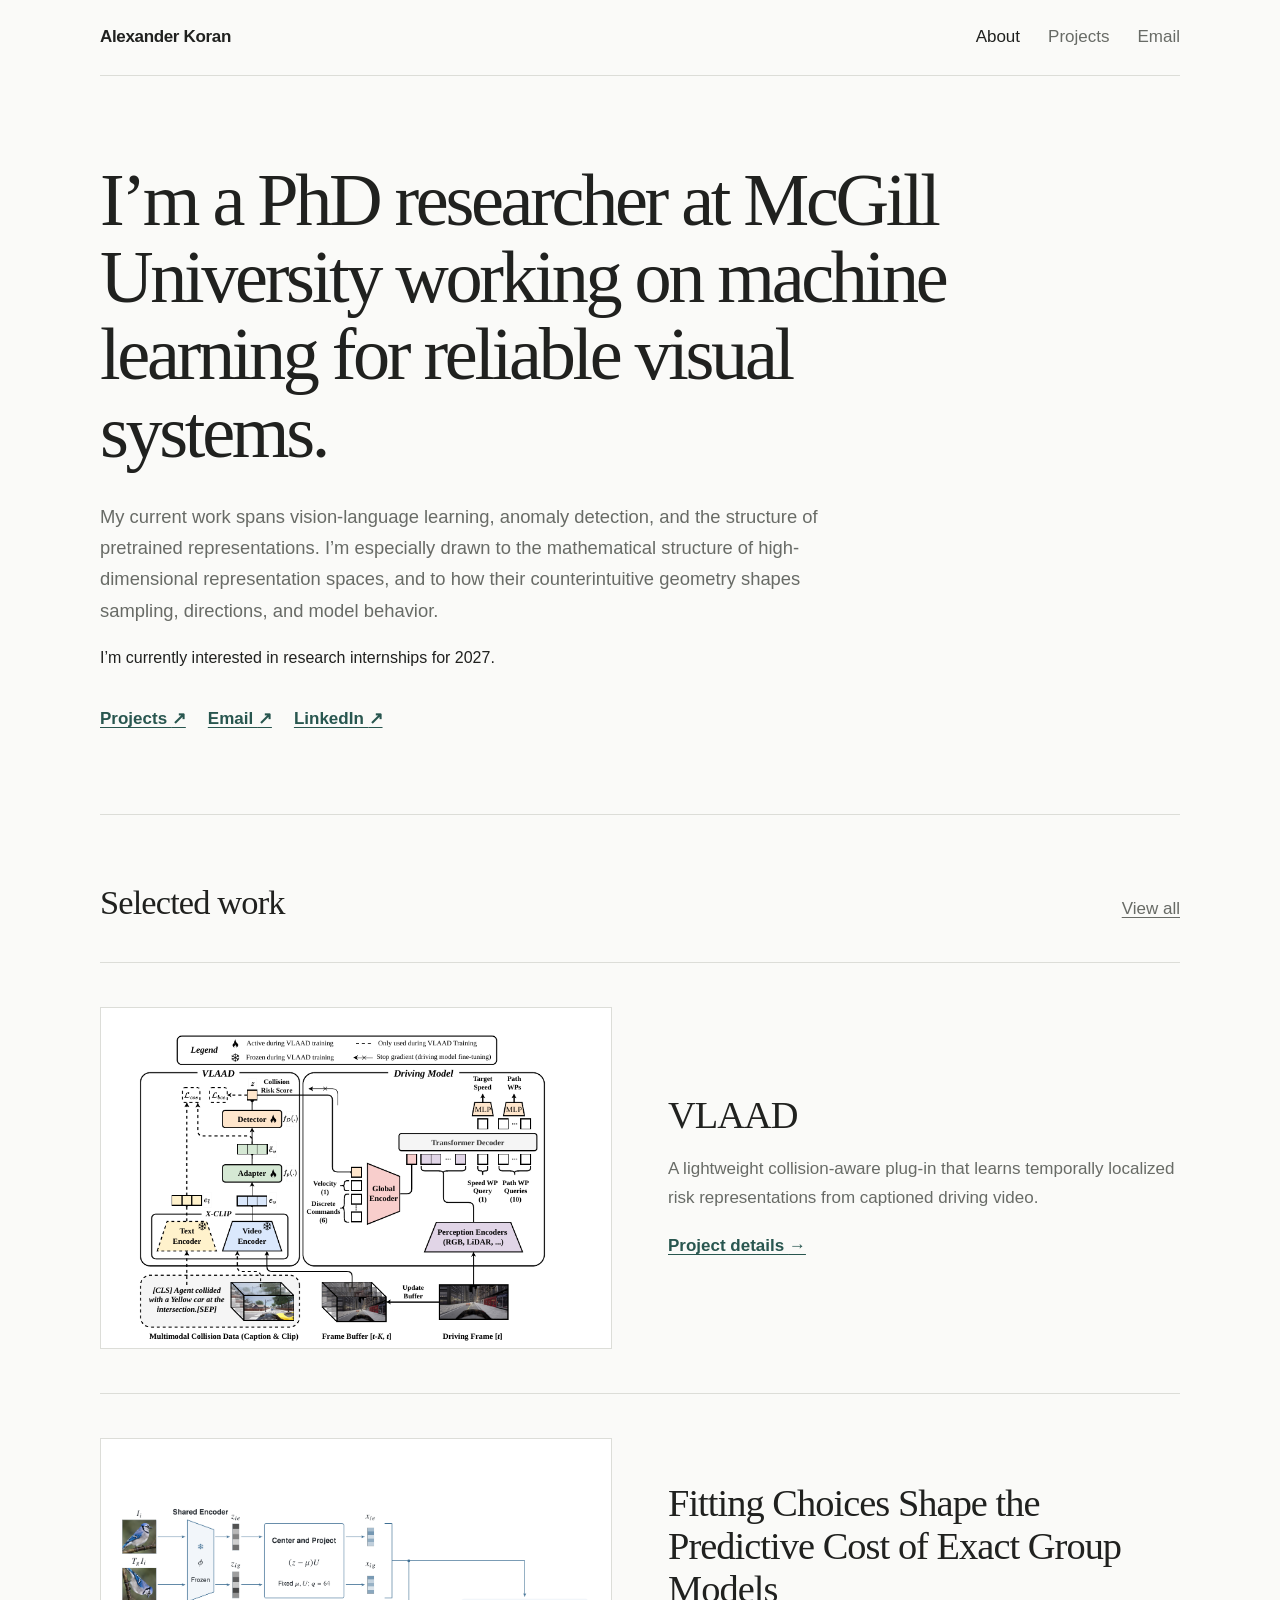
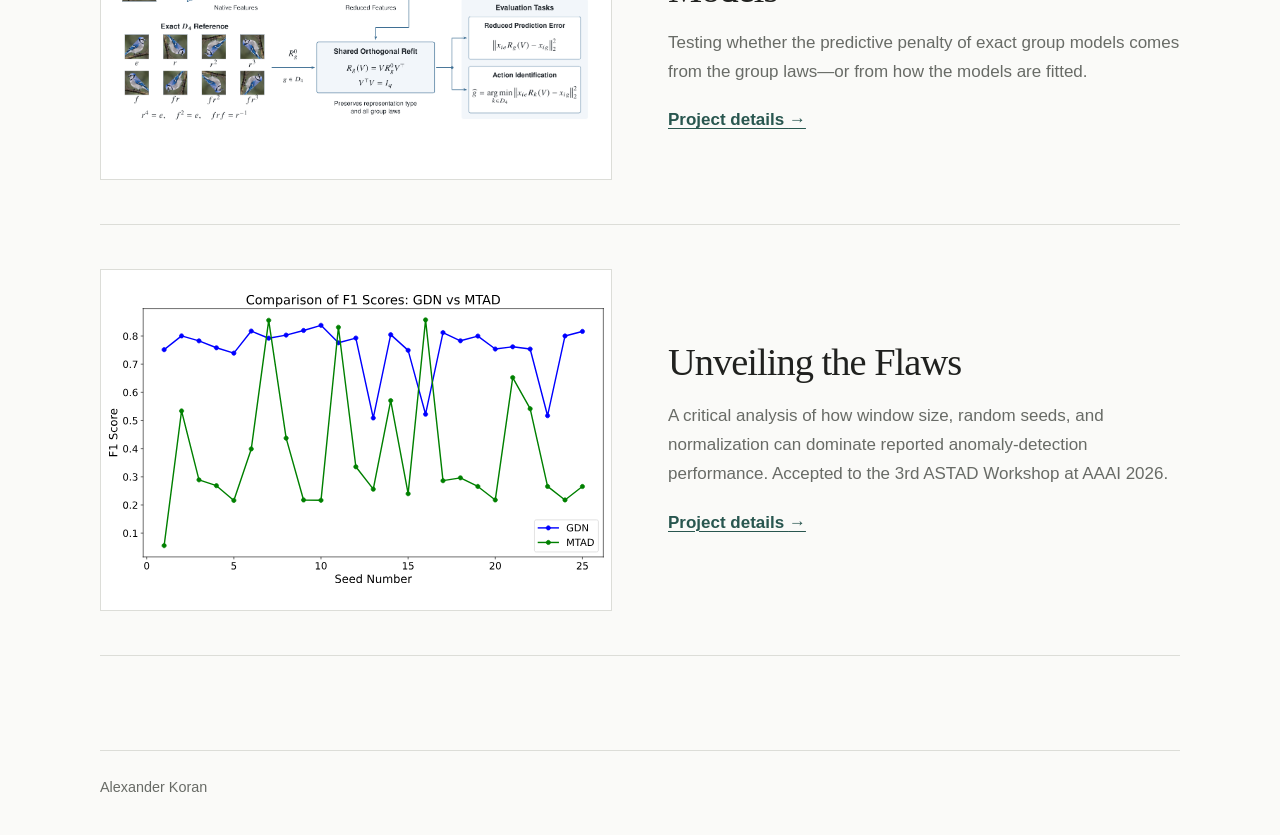
<file: index.html>
<!doctype html>
<html lang="en">
  <head>
    <meta charset="utf-8">
    <meta name="viewport" content="width=device-width, initial-scale=1">
    <meta name="description" content="Alexander Koran is a PhD researcher at McGill University working on machine learning for visual intelligence.">
    <meta name="theme-color" content="#fafaf8">
    <title>Alexander Koran</title>
    <link rel="icon" href="favicon.svg" type="image/svg+xml">
    <link rel="stylesheet" href="styles.css?v=4">
    <script src="script.js" defer></script>
  </head>
  <body>
    <a class="skip-link" href="#main">Skip to content</a>
    <header class="site-header shell">
      <a class="site-name" href="index.html" aria-current="page">Alexander Koran</a>
      <nav aria-label="Primary navigation">
        <a href="index.html" aria-current="page">About</a>
        <a href="projects.html">Projects</a>
        <a href="mailto:alexanderskoran@gmail.com">Email</a>
      </nav>
    </header>

    <main id="main" class="shell">
      <section class="intro" aria-labelledby="intro-heading">
        <div class="intro-copy">
          <h1 class="intro-statement" id="intro-heading">I’m a PhD researcher at McGill University working on machine learning for reliable visual systems.</h1>
          <p>My current work spans vision-language learning, anomaly detection, and the structure of pretrained representations. I’m especially drawn to the mathematical structure of high-dimensional representation spaces, and to how their counterintuitive geometry shapes sampling, directions, and model behavior.</p>
          <p class="availability">I’m currently interested in research internships for 2027.</p>
        </div>
        <div class="text-links" aria-label="Profile links">
          <a href="projects.html">Projects <span aria-hidden="true">↗</span></a>
          <a href="mailto:alexanderskoran@gmail.com">Email <span aria-hidden="true">↗</span></a>
          <a href="https://www.linkedin.com/in/alexander-koran-1265b1208" rel="noreferrer">LinkedIn <span aria-hidden="true">↗</span></a>
        </div>
      </section>

      <section class="selected-work" aria-labelledby="selected-heading">
        <div class="section-title-row">
          <h2 id="selected-heading">Selected work</h2>
          <a href="projects.html">View all</a>
        </div>
        <div class="project-list">
          <article class="project-row">
            <a class="project-figure" href="projects/vlaad.html" aria-label="Read about VLAAD"><img src="assets/vlaad-architecture.png" alt="Architecture diagram of VLAAD and its integration with a driving model"></a>
            <div class="project-copy">
              <h3><a href="projects/vlaad.html">VLAAD</a></h3>
              <p>A lightweight collision-aware plug-in that learns temporally localized risk representations from captioned driving video.</p>
              <a class="detail-link" href="projects/vlaad.html">Project details <span aria-hidden="true">→</span></a>
            </div>
          </article>
          <article class="project-row">
            <a class="project-figure" href="projects/exact-group-models.html" aria-label="Read about exact group models"><img src="assets/exact-group-refit.png" alt="Diagram of exact group maps being refitted to observed feature transformations"></a>
            <div class="project-copy">
              <h3><a href="projects/exact-group-models.html">Fitting Choices Shape the Predictive Cost of Exact Group Models</a></h3>
              <p>Testing whether the predictive penalty of exact group models comes from the group laws—or from how the models are fitted.</p>
              <a class="detail-link" href="projects/exact-group-models.html">Project details <span aria-hidden="true">→</span></a>
            </div>
          </article>
          <article class="project-row">
            <a class="project-figure" href="projects/unveiling-the-flaws.html" aria-label="Read about Unveiling the Flaws"><img src="assets/unveiling-flaws-seed-figure.svg" alt="F1 scores for two time-series anomaly detection models across random seeds"></a>
            <div class="project-copy">
              <h3><a href="projects/unveiling-the-flaws.html">Unveiling the Flaws</a></h3>
              <p>A critical analysis of how window size, random seeds, and normalization can dominate reported anomaly-detection performance. Accepted to the 3rd ASTAD Workshop at AAAI 2026.</p>
              <a class="detail-link" href="projects/unveiling-the-flaws.html">Project details <span aria-hidden="true">→</span></a>
            </div>
          </article>
        </div>
      </section>
    </main>

    <footer class="site-footer shell"><span>Alexander Koran</span></footer>
  </body>
</html>
</file>
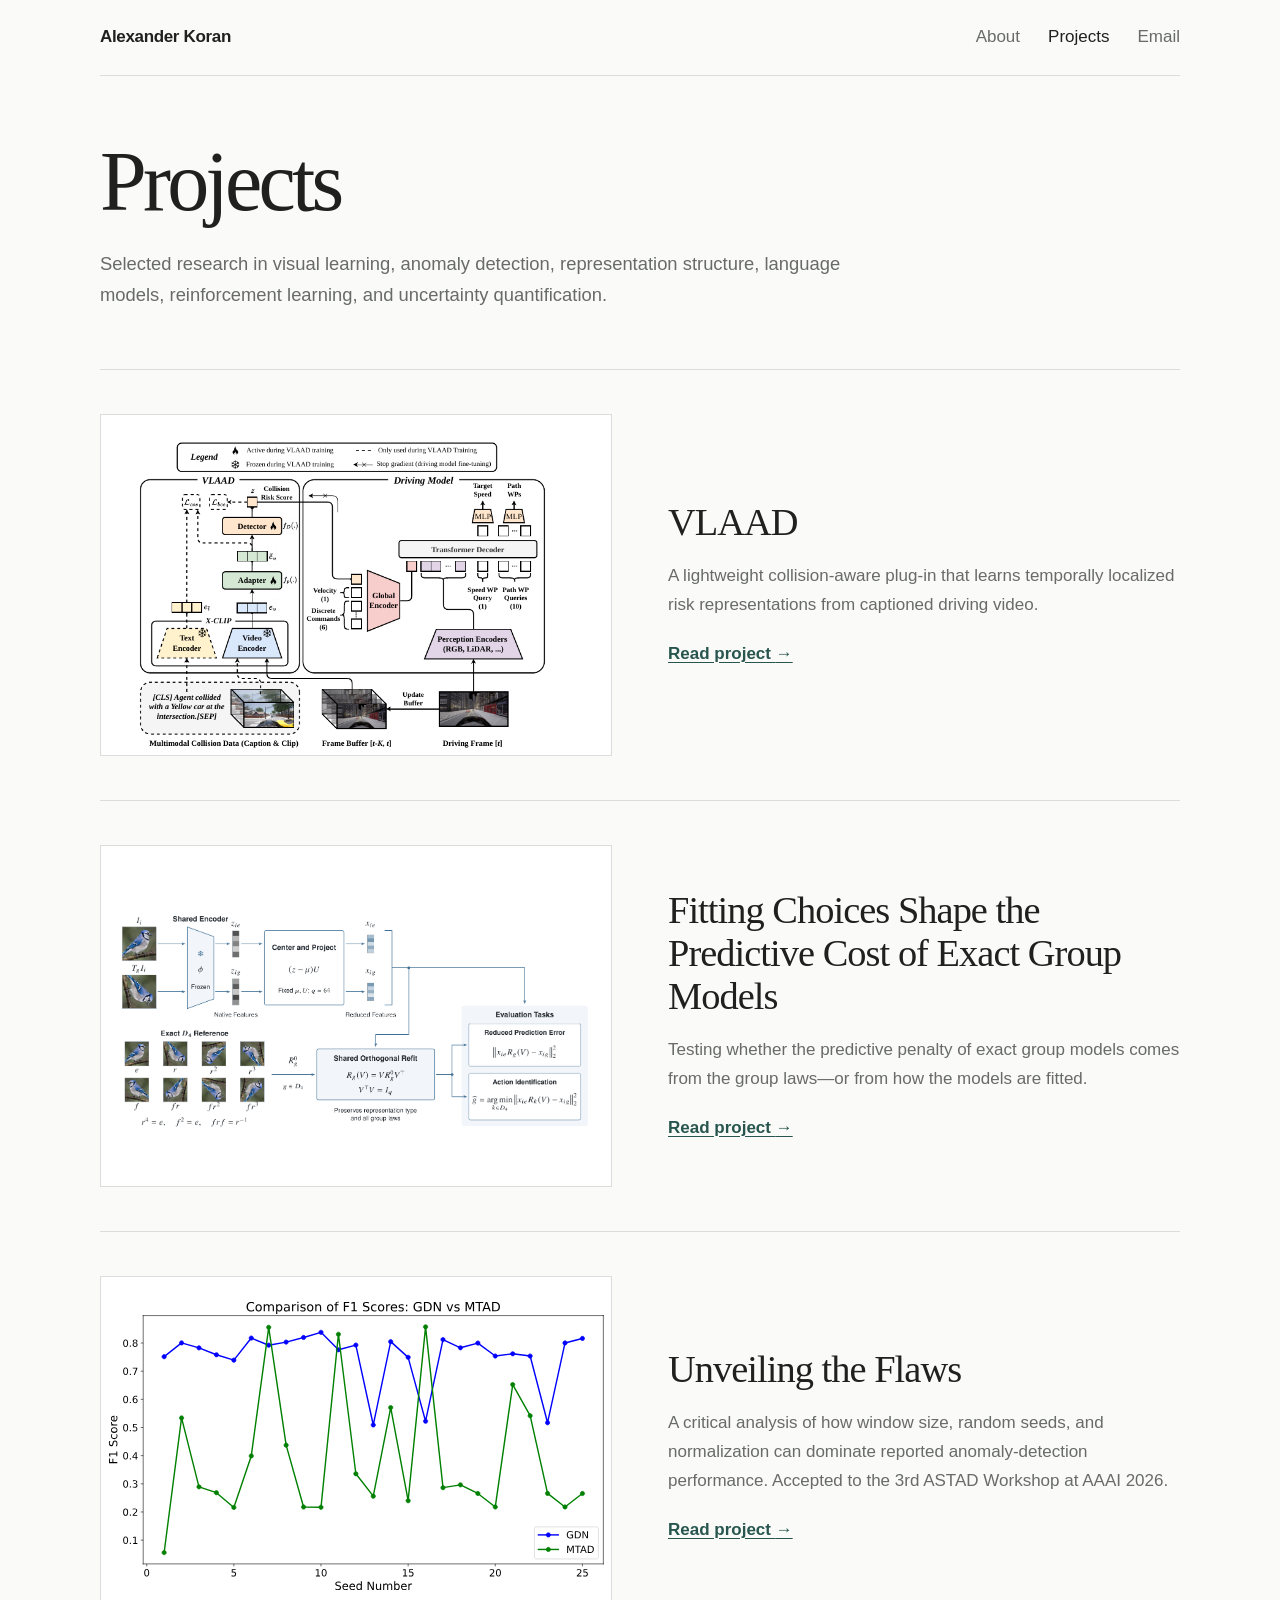
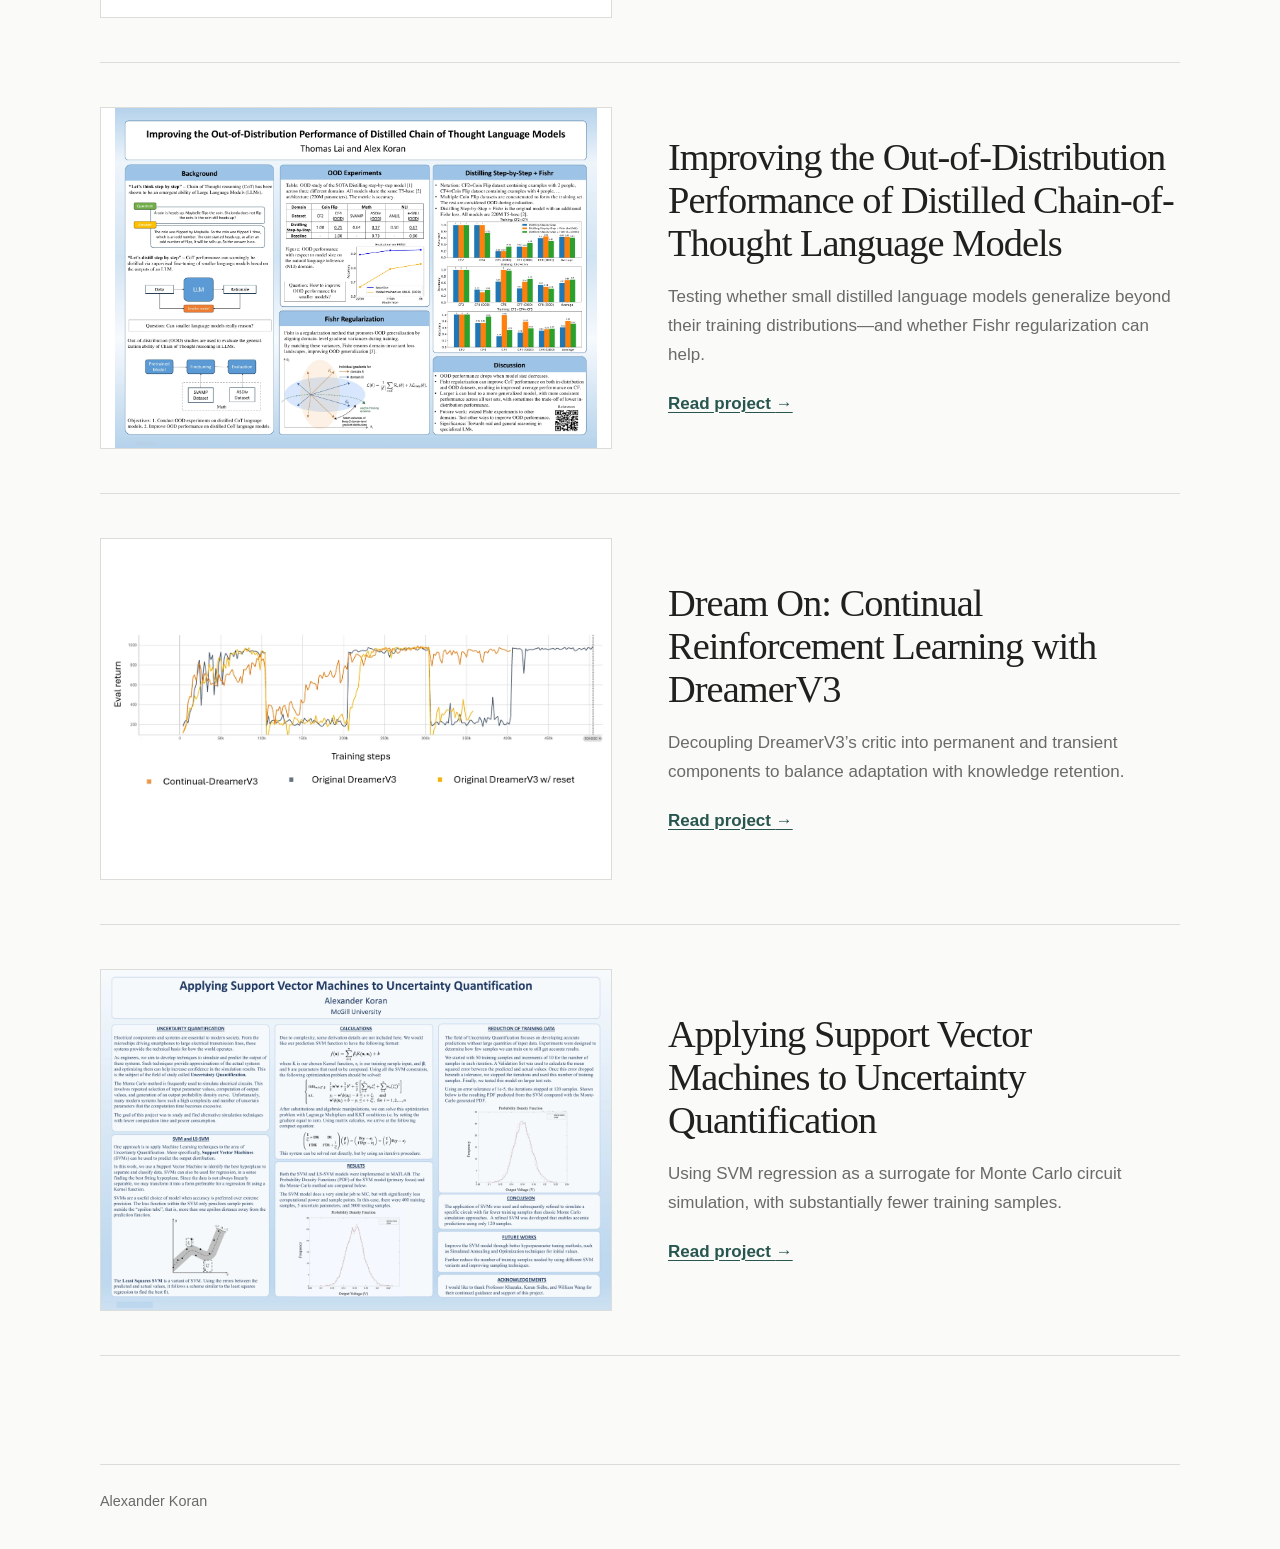
<file: projects.html>
<!doctype html>
<html lang="en">
  <head>
    <meta charset="utf-8">
    <meta name="viewport" content="width=device-width, initial-scale=1">
    <meta name="description" content="Research projects by Alexander Koran in visual learning, anomaly detection, representation learning, language models, reinforcement learning, and uncertainty quantification.">
    <meta name="theme-color" content="#fafaf8">
    <title>Projects — Alexander Koran</title>
    <link rel="icon" href="favicon.svg" type="image/svg+xml">
    <link rel="stylesheet" href="styles.css?v=4">
    <script src="script.js" defer></script>
  </head>
  <body>
    <a class="skip-link" href="#main">Skip to content</a>
    <header class="site-header shell">
      <a class="site-name" href="index.html">Alexander Koran</a>
      <nav aria-label="Primary navigation"><a href="index.html">About</a><a href="projects.html" aria-current="page">Projects</a><a href="mailto:alexanderskoran@gmail.com">Email</a></nav>
    </header>

    <main id="main" class="shell projects-page">
      <header class="page-intro page-intro-compact">
        <h1>Projects</h1>
        <p>Selected research in visual learning, anomaly detection, representation structure, language models, reinforcement learning, and uncertainty quantification.</p>
      </header>
      <div class="project-list project-index-list">
        <article class="project-row">
          <a class="project-figure" href="projects/vlaad.html" aria-label="Read about VLAAD"><img src="assets/vlaad-architecture.png" alt="Architecture diagram of VLAAD and its integration with a driving model"></a>
          <div class="project-copy"><h2><a href="projects/vlaad.html">VLAAD</a></h2><p>A lightweight collision-aware plug-in that learns temporally localized risk representations from captioned driving video.</p><a class="detail-link" href="projects/vlaad.html">Read project <span aria-hidden="true">→</span></a></div>
        </article>
        <article class="project-row">
          <a class="project-figure" href="projects/exact-group-models.html" aria-label="Read about exact group models"><img src="assets/exact-group-refit.png" alt="Diagram of exact group maps being refitted to observed feature transformations"></a>
          <div class="project-copy"><h2><a href="projects/exact-group-models.html">Fitting Choices Shape the Predictive Cost of Exact Group Models</a></h2><p>Testing whether the predictive penalty of exact group models comes from the group laws—or from how the models are fitted.</p><a class="detail-link" href="projects/exact-group-models.html">Read project <span aria-hidden="true">→</span></a></div>
        </article>
        <article class="project-row">
          <a class="project-figure" href="projects/unveiling-the-flaws.html" aria-label="Read about Unveiling the Flaws"><img src="assets/unveiling-flaws-seed-figure.svg" alt="F1 scores for two time-series anomaly detection models across random seeds"></a>
          <div class="project-copy"><h2><a href="projects/unveiling-the-flaws.html">Unveiling the Flaws</a></h2><p>A critical analysis of how window size, random seeds, and normalization can dominate reported anomaly-detection performance. Accepted to the 3rd ASTAD Workshop at AAAI 2026.</p><a class="detail-link" href="projects/unveiling-the-flaws.html">Read project <span aria-hidden="true">→</span></a></div>
        </article>
        <article class="project-row">
          <a class="project-figure" href="projects/distilled-cot-ood.html" aria-label="Read about out-of-distribution performance in distilled chain-of-thought language models"><img src="assets/distilled-cot-ood-poster.webp" alt="Poster summarizing out-of-distribution experiments on distilled chain-of-thought language models"></a>
          <div class="project-copy"><h2><a href="projects/distilled-cot-ood.html">Improving the Out-of-Distribution Performance of Distilled Chain-of-Thought Language Models</a></h2><p>Testing whether small distilled language models generalize beyond their training distributions—and whether Fishr regularization can help.</p><a class="detail-link" href="projects/distilled-cot-ood.html">Read project <span aria-hidden="true">→</span></a></div>
        </article>
        <article class="project-row">
          <a class="project-figure" href="projects/continual-dreamerv3.html" aria-label="Read about Continual-DreamerV3"><img src="assets/continual-dreamerv3-results.webp" alt="Evaluation returns for Continual-DreamerV3 and two DreamerV3 baselines across alternating tasks"></a>
          <div class="project-copy"><h2><a href="projects/continual-dreamerv3.html">Dream On: Continual Reinforcement Learning with DreamerV3</a></h2><p>Decoupling DreamerV3’s critic into permanent and transient components to balance adaptation with knowledge retention.</p><a class="detail-link" href="projects/continual-dreamerv3.html">Read project <span aria-hidden="true">→</span></a></div>
        </article>
        <article class="project-row">
          <a class="project-figure" href="projects/svm-uncertainty-quantification.html" aria-label="Read about support vector machines for uncertainty quantification"><img src="assets/svm-uncertainty-quantification-poster.webp" alt="Poster for a project using SVM surrogates for uncertainty quantification"></a>
          <div class="project-copy"><h2><a href="projects/svm-uncertainty-quantification.html">Applying Support Vector Machines to Uncertainty Quantification</a></h2><p>Using SVM regression as a surrogate for Monte Carlo circuit simulation, with substantially fewer training samples.</p><a class="detail-link" href="projects/svm-uncertainty-quantification.html">Read project <span aria-hidden="true">→</span></a></div>
        </article>
      </div>
    </main>

    <footer class="site-footer shell"><span>Alexander Koran</span></footer>
  </body>
</html>
</file>
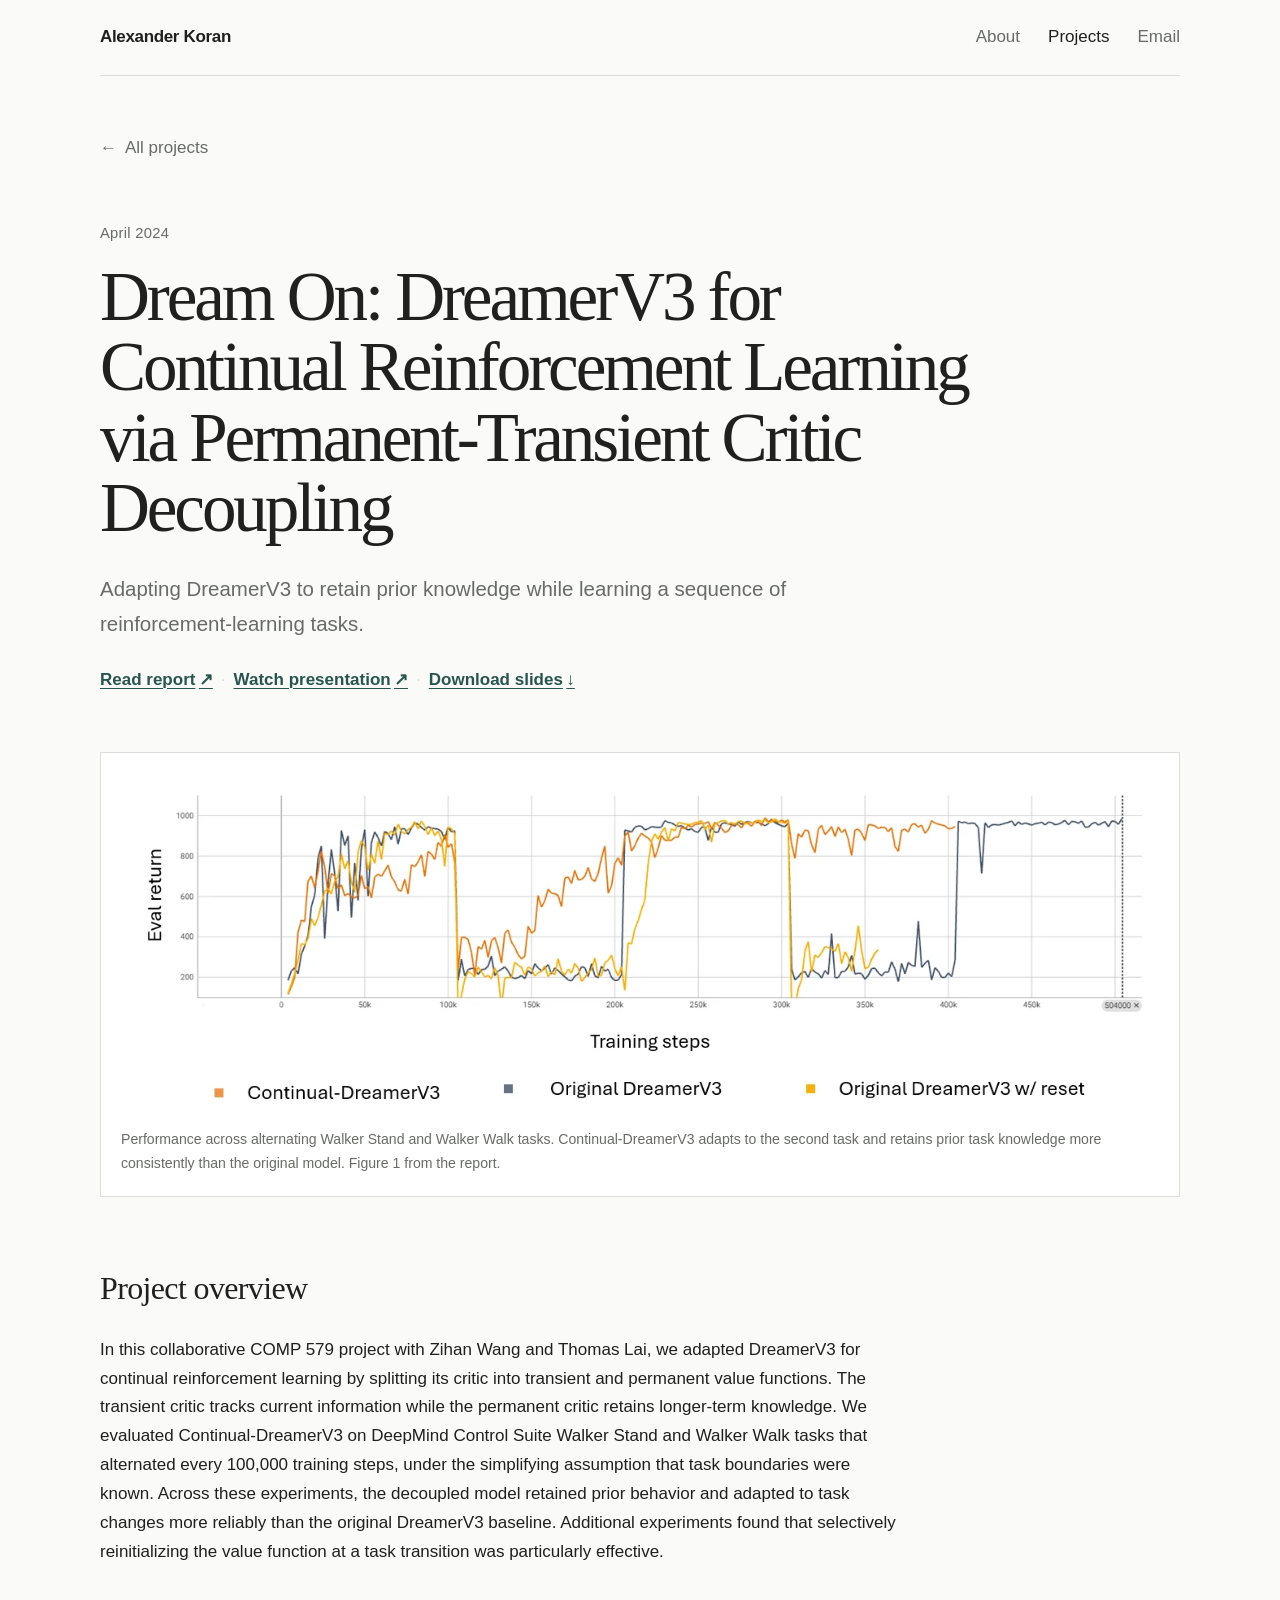
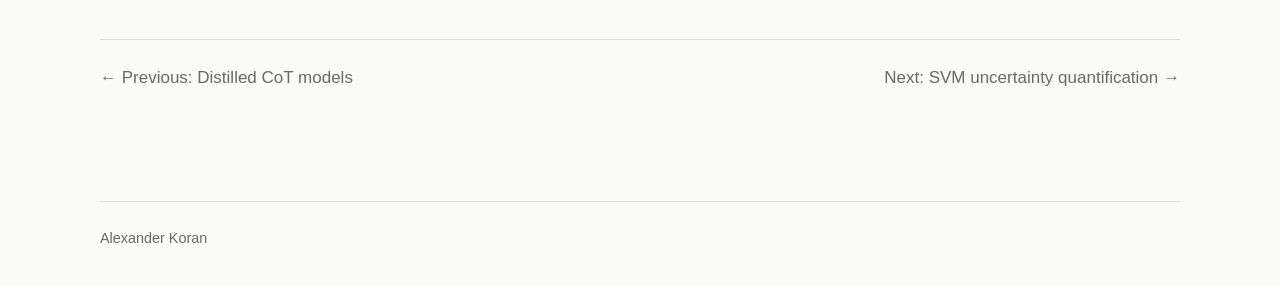
<file: projects/continual-dreamerv3.html>
<!doctype html>
<html lang="en">
  <head>
    <meta charset="utf-8"><meta name="viewport" content="width=device-width, initial-scale=1"><meta name="description" content="Continual-DreamerV3, a collaborative reinforcement-learning project adapting DreamerV3 through permanent-transient critic decoupling."><meta name="theme-color" content="#fafaf8">
    <title>Continual-DreamerV3 — Alexander Koran</title><link rel="icon" href="../favicon.svg" type="image/svg+xml"><link rel="stylesheet" href="../styles.css?v=4"><script src="../script.js" defer></script>
  </head>
  <body>
    <a class="skip-link" href="#main">Skip to content</a>
    <header class="site-header shell"><a class="site-name" href="../index.html">Alexander Koran</a><nav aria-label="Primary navigation"><a href="../index.html">About</a><a href="../projects.html" aria-current="page">Projects</a><a href="mailto:alexanderskoran@gmail.com">Email</a></nav></header>
    <main id="main" class="shell project-page">
      <a class="back-link" href="../projects.html"><span aria-hidden="true">←</span> All projects</a>
      <header class="project-header"><p class="project-date">April 2024</p><h1 class="long-title">Dream On: DreamerV3 for Continual Reinforcement Learning via Permanent-Transient Critic Decoupling</h1><p>Adapting DreamerV3 to retain prior knowledge while learning a sequence of reinforcement-learning tasks.</p><p class="project-links"><a href="../files/dream-on-continual-dreamerv3-report.pdf" target="_blank" rel="noreferrer">Read report <span aria-hidden="true">↗</span></a><span aria-hidden="true">·</span><a href="../files/dream-on-continual-dreamerv3-presentation.mp4" target="_blank" rel="noreferrer">Watch presentation <span aria-hidden="true">↗</span></a><span aria-hidden="true">·</span><a href="../files/dream-on-continual-dreamerv3-slides.pptx" download>Download slides <span aria-hidden="true">↓</span></a></p></header>
      <figure class="project-hero-figure"><img src="../assets/continual-dreamerv3-results.webp" alt="Evaluation returns for Continual-DreamerV3, original DreamerV3, and original DreamerV3 with reset across five alternating Walker tasks"><figcaption>Performance across alternating Walker Stand and Walker Walk tasks. Continual-DreamerV3 adapts to the second task and retains prior task knowledge more consistently than the original model. Figure 1 from the report.</figcaption></figure>
      <div class="project-article-grid project-article-single"><article class="project-article"><h2>Project overview</h2><p>In this collaborative COMP 579 project with Zihan Wang and Thomas Lai, we adapted DreamerV3 for continual reinforcement learning by splitting its critic into transient and permanent value functions. The transient critic tracks current information while the permanent critic retains longer-term knowledge. We evaluated Continual-DreamerV3 on DeepMind Control Suite Walker Stand and Walker Walk tasks that alternated every 100,000 training steps, under the simplifying assumption that task boundaries were known. Across these experiments, the decoupled model retained prior behavior and adapted to task changes more reliably than the original DreamerV3 baseline. Additional experiments found that selectively reinitializing the value function at a task transition was particularly effective.</p></article></div>
      <nav class="project-pagination" aria-label="Project navigation"><a href="distilled-cot-ood.html"><span aria-hidden="true">←</span> Previous: Distilled CoT models</a><a href="svm-uncertainty-quantification.html">Next: SVM uncertainty quantification <span aria-hidden="true">→</span></a></nav>
    </main>
    <footer class="site-footer shell"><span>Alexander Koran</span></footer>
  </body>
</html>
</file>
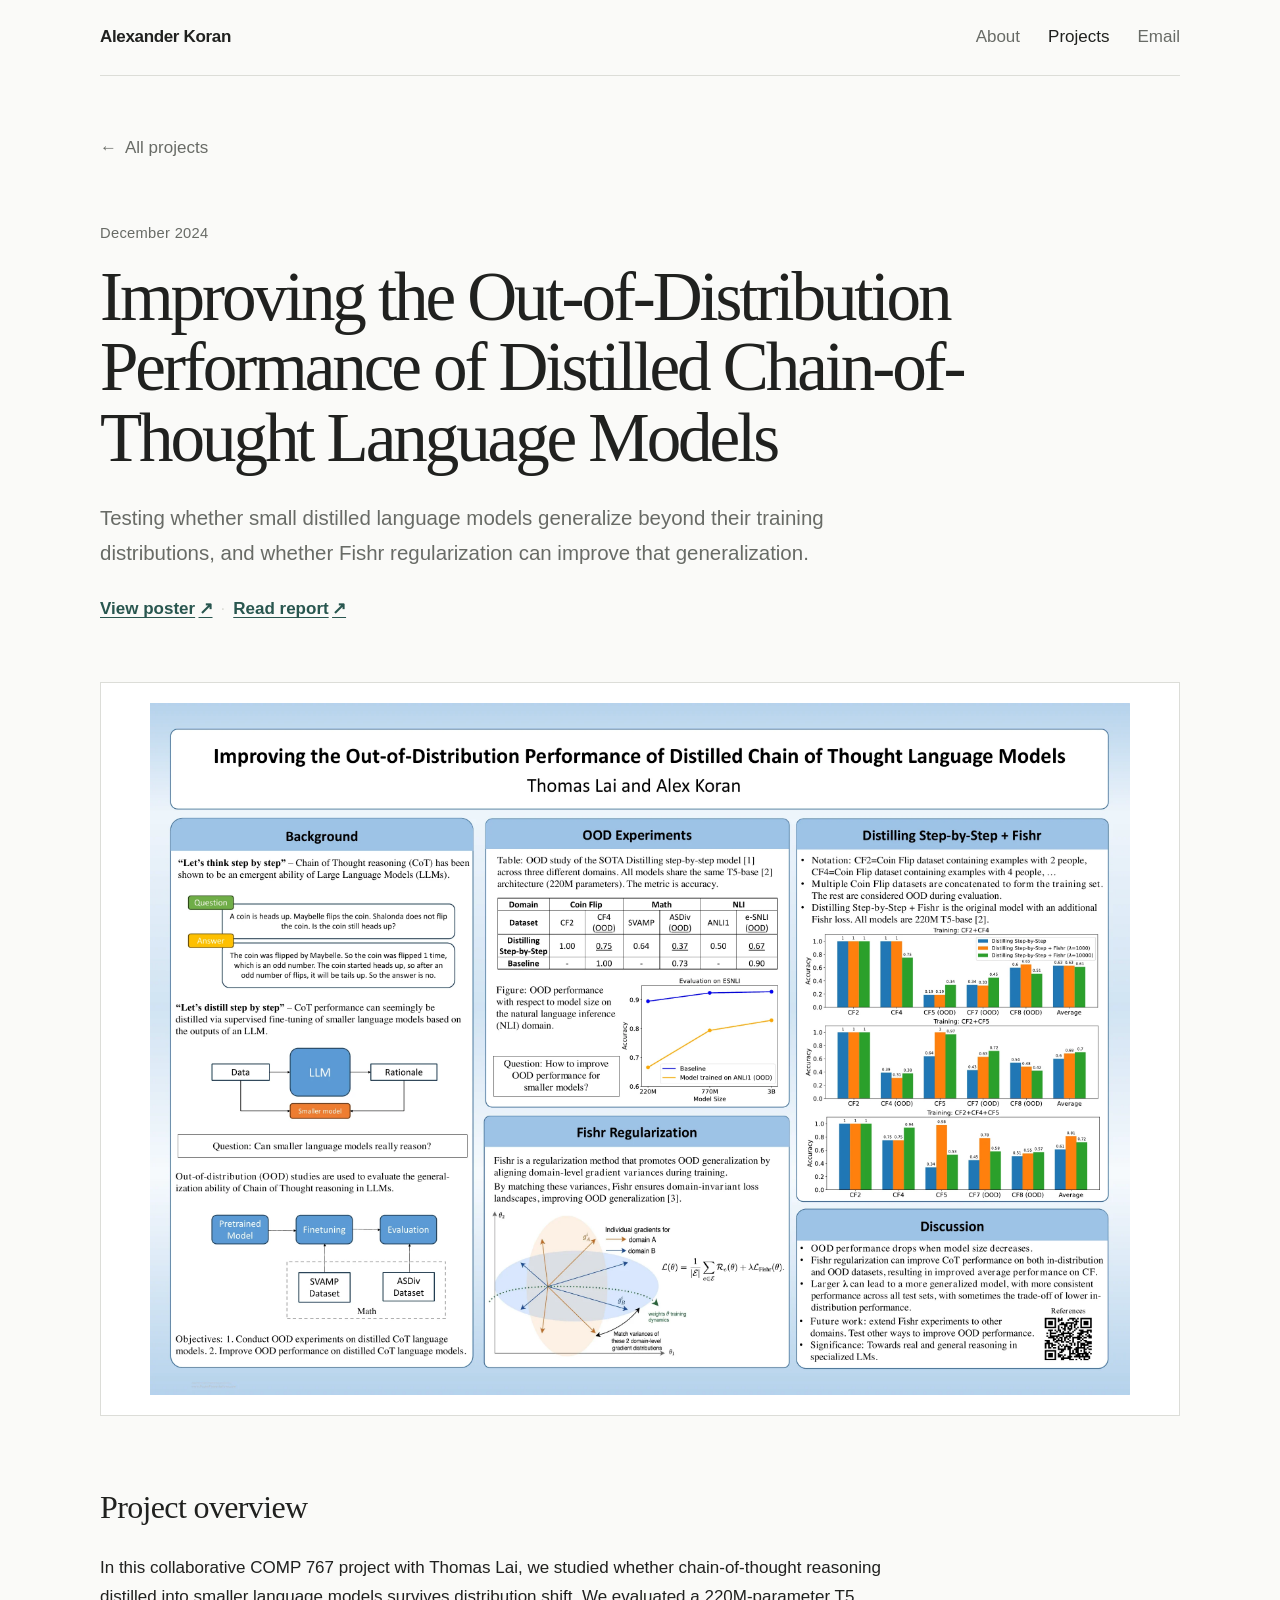
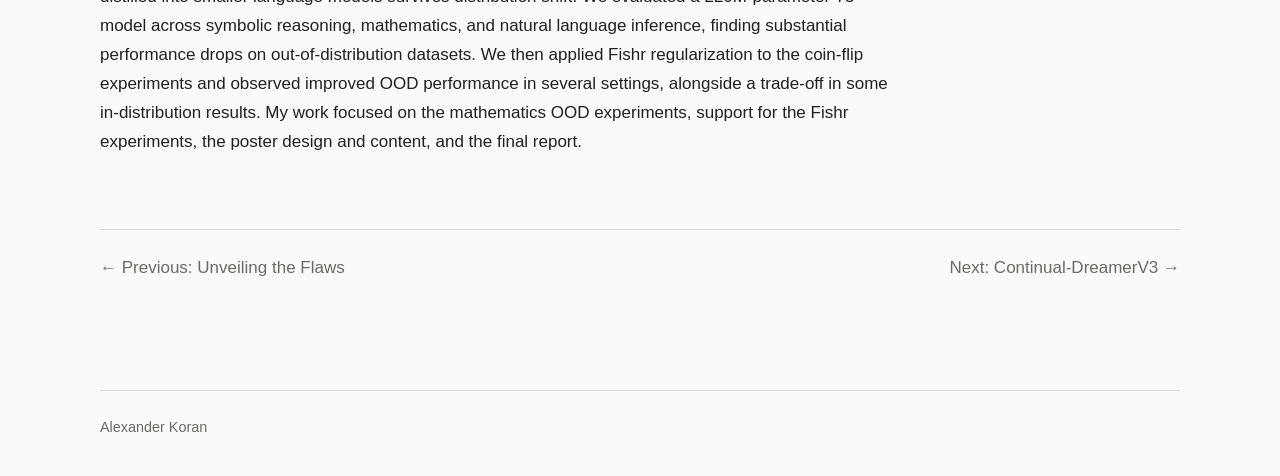
<file: projects/distilled-cot-ood.html>
<!doctype html>
<html lang="en">
  <head>
    <meta charset="utf-8"><meta name="viewport" content="width=device-width, initial-scale=1"><meta name="description" content="Improving the out-of-distribution performance of distilled chain-of-thought language models, a collaborative research project by Alexander Koran and Thomas Lai."><meta name="theme-color" content="#fafaf8">
    <title>Distilled Chain-of-Thought Models Under Distribution Shift — Alexander Koran</title><link rel="icon" href="../favicon.svg" type="image/svg+xml"><link rel="stylesheet" href="../styles.css?v=4"><script src="../script.js" defer></script>
  </head>
  <body>
    <a class="skip-link" href="#main">Skip to content</a>
    <header class="site-header shell"><a class="site-name" href="../index.html">Alexander Koran</a><nav aria-label="Primary navigation"><a href="../index.html">About</a><a href="../projects.html" aria-current="page">Projects</a><a href="mailto:alexanderskoran@gmail.com">Email</a></nav></header>
    <main id="main" class="shell project-page">
      <a class="back-link" href="../projects.html"><span aria-hidden="true">←</span> All projects</a>
      <header class="project-header"><p class="project-date">December 2024</p><h1 class="long-title">Improving the Out-of-Distribution Performance of Distilled Chain-of-Thought Language Models</h1><p>Testing whether small distilled language models generalize beyond their training distributions, and whether Fishr regularization can improve that generalization.</p><p class="project-links"><a href="../files/improving-ood-performance-distilled-cot-poster.pdf" target="_blank" rel="noreferrer">View poster <span aria-hidden="true">↗</span></a><span aria-hidden="true">·</span><a href="../files/improving-ood-performance-distilled-cot-report.pdf" target="_blank" rel="noreferrer">Read report <span aria-hidden="true">↗</span></a></p></header>
      <figure class="project-hero-figure poster-figure"><a class="project-hero-link" href="../files/improving-ood-performance-distilled-cot-poster.pdf" target="_blank" rel="noreferrer" aria-label="Open the full research poster as a PDF"><img src="../assets/distilled-cot-ood-poster.webp" alt="Research poster presenting out-of-distribution evaluations and Fishr regularization experiments for distilled chain-of-thought models"></a></figure>
      <div class="project-article-grid project-article-single"><article class="project-article"><h2>Project overview</h2><p>In this collaborative COMP 767 project with Thomas Lai, we studied whether chain-of-thought reasoning distilled into smaller language models survives distribution shift. We evaluated a 220M-parameter T5 model across symbolic reasoning, mathematics, and natural language inference, finding substantial performance drops on out-of-distribution datasets. We then applied Fishr regularization to the coin-flip experiments and observed improved OOD performance in several settings, alongside a trade-off in some in-distribution results. My work focused on the mathematics OOD experiments, support for the Fishr experiments, the poster design and content, and the final report.</p></article></div>
      <nav class="project-pagination" aria-label="Project navigation"><a href="unveiling-the-flaws.html"><span aria-hidden="true">←</span> Previous: Unveiling the Flaws</a><a href="continual-dreamerv3.html">Next: Continual-DreamerV3 <span aria-hidden="true">→</span></a></nav>
    </main>
    <footer class="site-footer shell"><span>Alexander Koran</span></footer>
  </body>
</html>
</file>
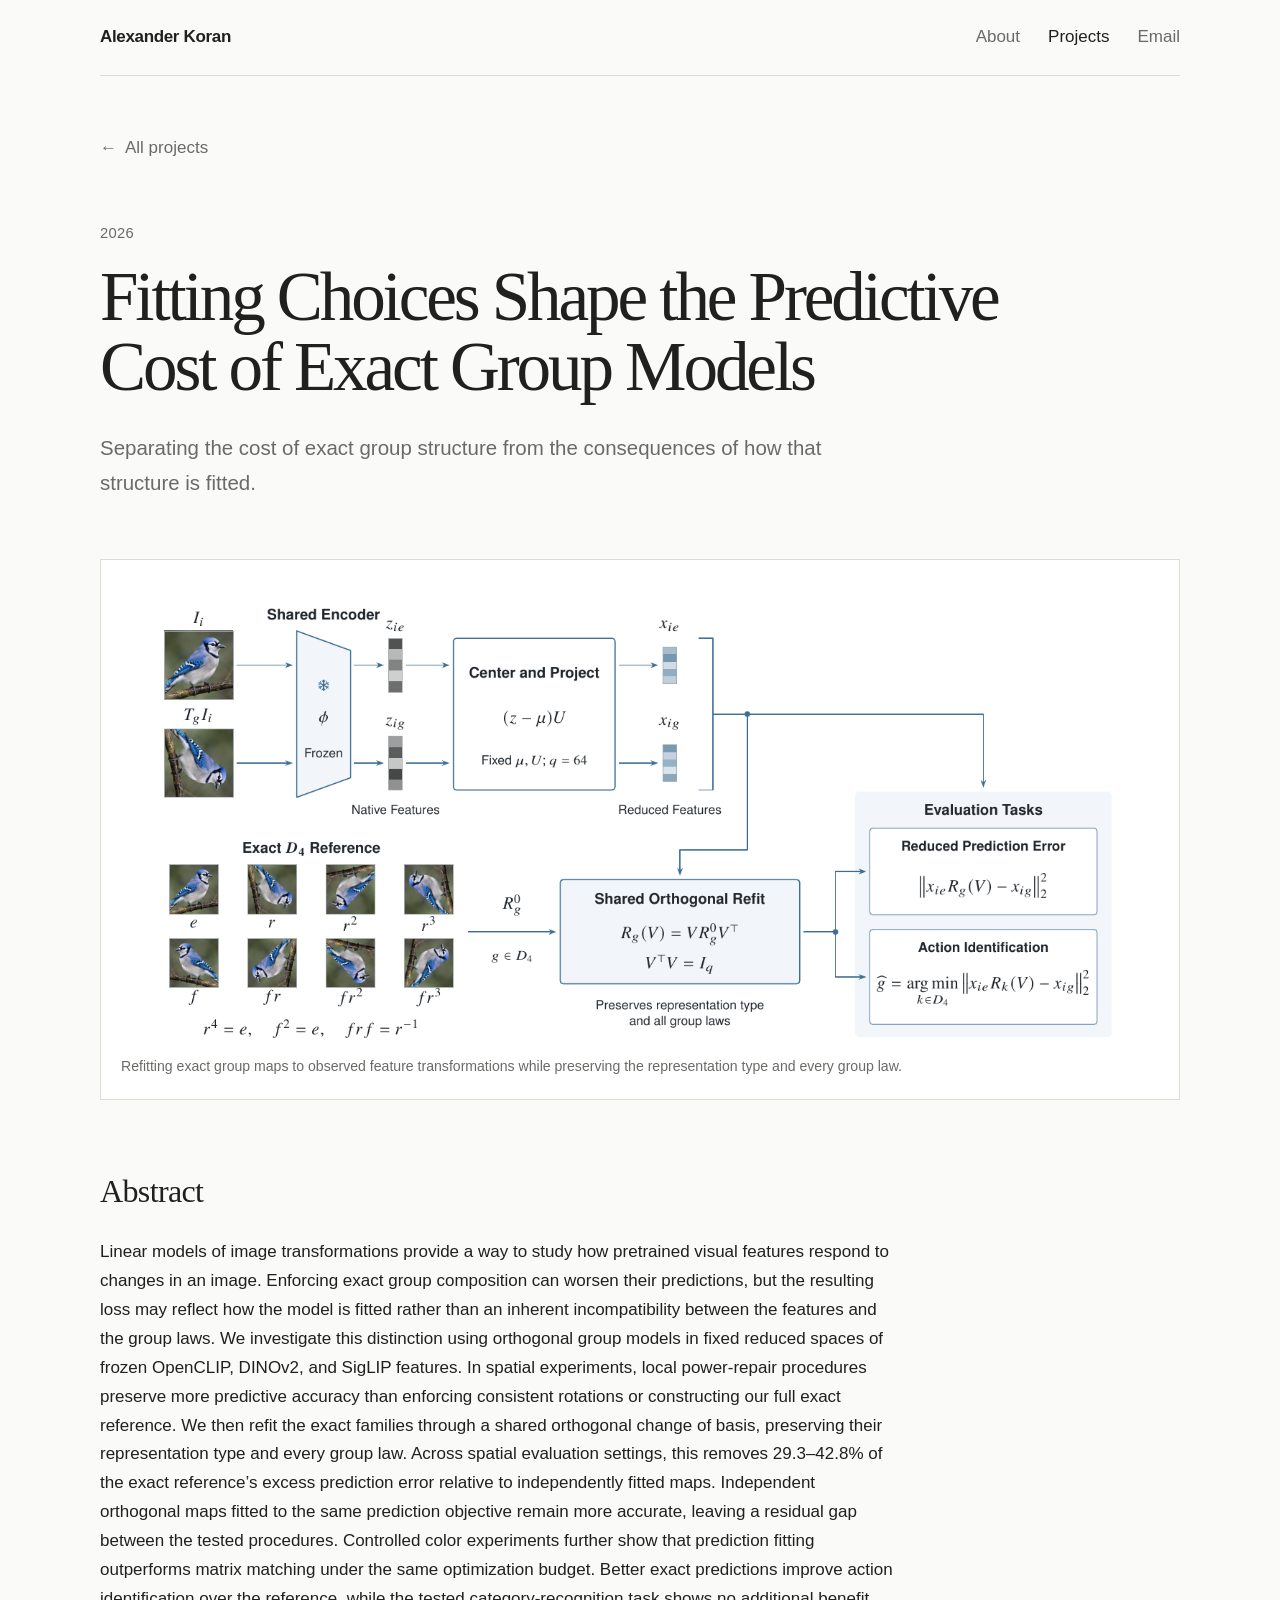
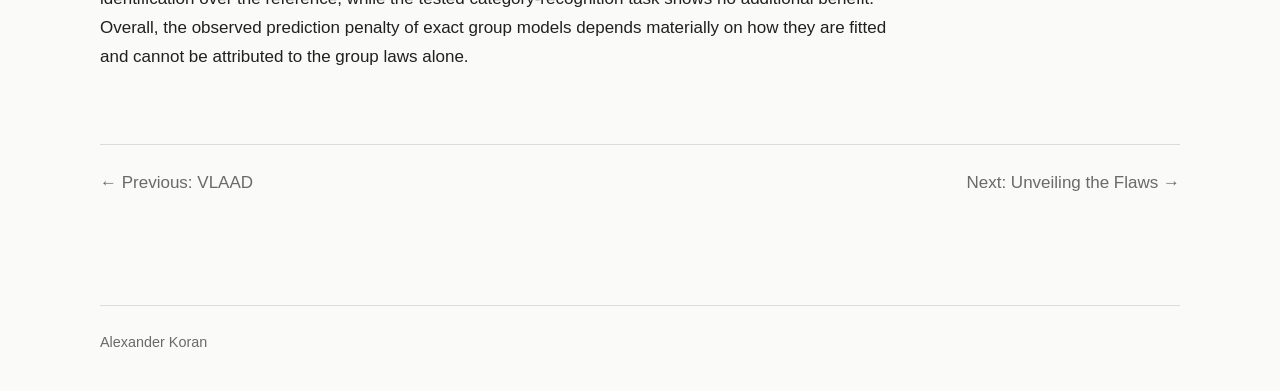
<file: projects/exact-group-models.html>
<!doctype html>
<html lang="en">
  <head>
    <meta charset="utf-8"><meta name="viewport" content="width=device-width, initial-scale=1"><meta name="description" content="Research on how fitting choices shape the predictive cost of exact group models."><meta name="theme-color" content="#fafaf8">
    <title>Exact group models — Alexander Koran</title><link rel="icon" href="../favicon.svg" type="image/svg+xml"><link rel="stylesheet" href="../styles.css?v=4"><script src="../script.js" defer></script>
  </head>
  <body>
    <a class="skip-link" href="#main">Skip to content</a>
    <header class="site-header shell"><a class="site-name" href="../index.html">Alexander Koran</a><nav aria-label="Primary navigation"><a href="../index.html">About</a><a href="../projects.html" aria-current="page">Projects</a><a href="mailto:alexanderskoran@gmail.com">Email</a></nav></header>
    <main id="main" class="shell project-page">
      <a class="back-link" href="../projects.html"><span aria-hidden="true">←</span> All projects</a>
      <header class="project-header"><p class="project-date">2026</p><h1 class="long-title">Fitting Choices Shape the Predictive Cost of Exact Group Models</h1><p>Separating the cost of exact group structure from the consequences of how that structure is fitted.</p></header>
      <figure class="project-hero-figure"><img src="../assets/exact-group-refit.png" alt="Exact group maps refitted to observed feature transformations using a shared orthogonal change of basis"><figcaption>Refitting exact group maps to observed feature transformations while preserving the representation type and every group law.</figcaption></figure>
      <div class="project-article-grid project-article-single"><article class="project-article"><h2>Abstract</h2><p>Linear models of image transformations provide a way to study how pretrained visual features respond to changes in an image. Enforcing exact group composition can worsen their predictions, but the resulting loss may reflect how the model is fitted rather than an inherent incompatibility between the features and the group laws. We investigate this distinction using orthogonal group models in fixed reduced spaces of frozen OpenCLIP, DINOv2, and SigLIP features. In spatial experiments, local power-repair procedures preserve more predictive accuracy than enforcing consistent rotations or constructing our full exact reference. We then refit the exact families through a shared orthogonal change of basis, preserving their representation type and every group law. Across spatial evaluation settings, this removes 29.3–42.8% of the exact reference’s excess prediction error relative to independently fitted maps. Independent orthogonal maps fitted to the same prediction objective remain more accurate, leaving a residual gap between the tested procedures. Controlled color experiments further show that prediction fitting outperforms matrix matching under the same optimization budget. Better exact predictions improve action identification over the reference, while the tested category-recognition task shows no additional benefit. Overall, the observed prediction penalty of exact group models depends materially on how they are fitted and cannot be attributed to the group laws alone.</p></article></div>
      <nav class="project-pagination" aria-label="Project navigation"><a href="vlaad.html"><span aria-hidden="true">←</span> Previous: VLAAD</a><a href="unveiling-the-flaws.html">Next: Unveiling the Flaws <span aria-hidden="true">→</span></a></nav>
    </main>
    <footer class="site-footer shell"><span>Alexander Koran</span></footer>
  </body>
</html>
</file>
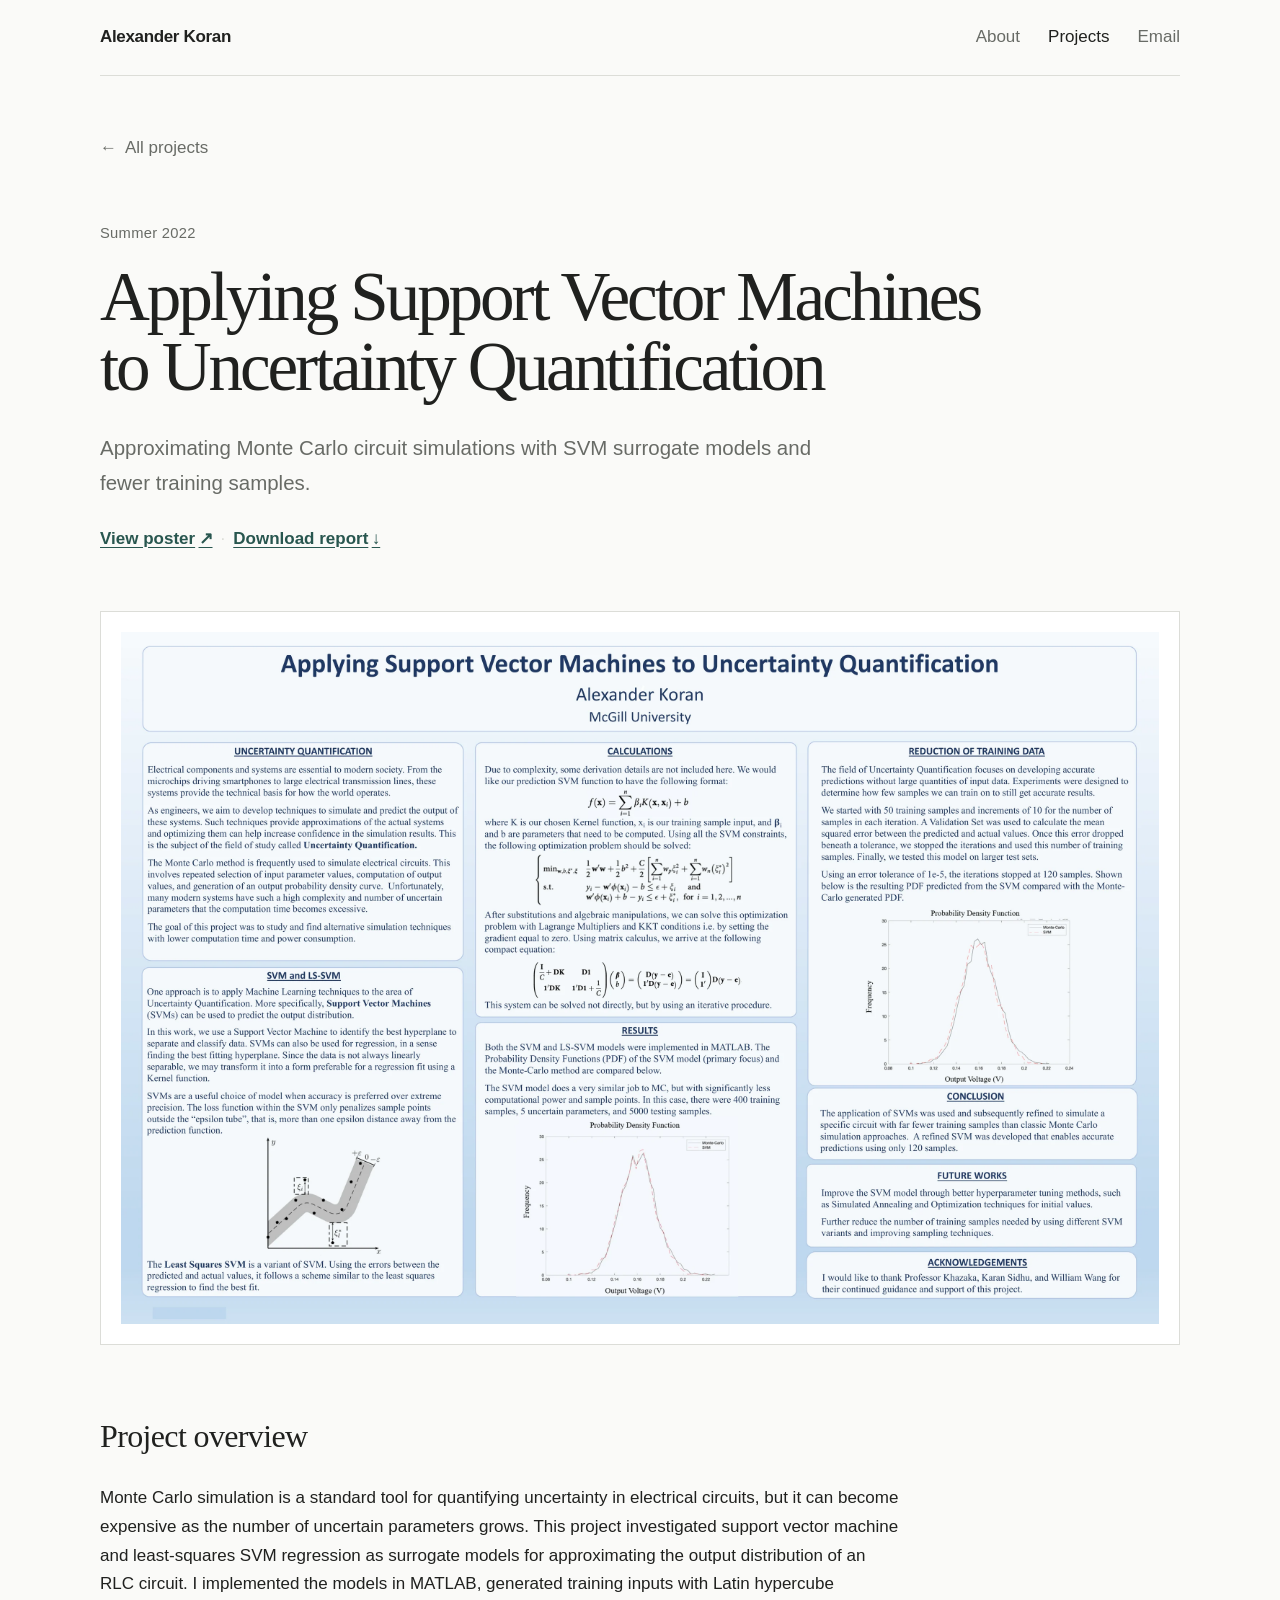
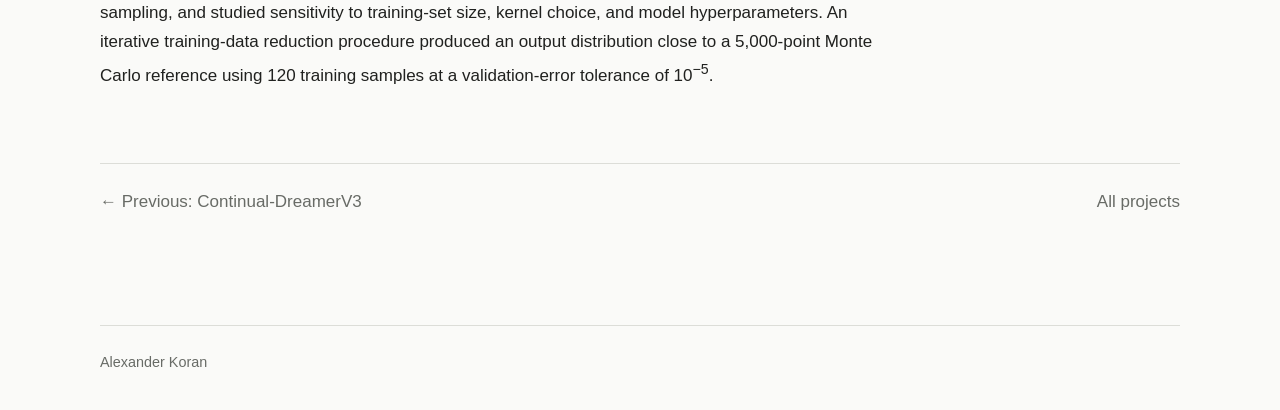
<file: projects/svm-uncertainty-quantification.html>
<!doctype html>
<html lang="en">
  <head>
    <meta charset="utf-8"><meta name="viewport" content="width=device-width, initial-scale=1"><meta name="description" content="Applying support vector machines to uncertainty quantification, an undergraduate research project by Alexander Koran."><meta name="theme-color" content="#fafaf8">
    <title>Applying Support Vector Machines to Uncertainty Quantification — Alexander Koran</title><link rel="icon" href="../favicon.svg" type="image/svg+xml"><link rel="stylesheet" href="../styles.css?v=4"><script src="../script.js" defer></script>
  </head>
  <body>
    <a class="skip-link" href="#main">Skip to content</a>
    <header class="site-header shell"><a class="site-name" href="../index.html">Alexander Koran</a><nav aria-label="Primary navigation"><a href="../index.html">About</a><a href="../projects.html" aria-current="page">Projects</a><a href="mailto:alexanderskoran@gmail.com">Email</a></nav></header>
    <main id="main" class="shell project-page">
      <a class="back-link" href="../projects.html"><span aria-hidden="true">←</span> All projects</a>
      <header class="project-header"><p class="project-date">Summer 2022</p><h1 class="long-title">Applying Support Vector Machines to Uncertainty Quantification</h1><p>Approximating Monte Carlo circuit simulations with SVM surrogate models and fewer training samples.</p><p class="project-links"><a href="../files/applying-svms-to-uncertainty-quantification-poster.pdf" target="_blank" rel="noreferrer">View poster <span aria-hidden="true">↗</span></a><span aria-hidden="true">·</span><a href="../files/applying-svms-to-uncertainty-quantification-report.pdf" download>Download report <span aria-hidden="true">↓</span></a></p></header>
      <figure class="project-hero-figure poster-figure"><a class="project-hero-link" href="../files/applying-svms-to-uncertainty-quantification-poster.pdf" target="_blank" rel="noreferrer" aria-label="Open the full research poster as a PDF"><img src="../assets/svm-uncertainty-quantification-poster.webp" alt="Research poster presenting an SVM surrogate-model approach to uncertainty quantification for an RLC circuit"></a></figure>
      <div class="project-article-grid project-article-single"><article class="project-article"><h2>Project overview</h2><p>Monte Carlo simulation is a standard tool for quantifying uncertainty in electrical circuits, but it can become expensive as the number of uncertain parameters grows. This project investigated support vector machine and least-squares SVM regression as surrogate models for approximating the output distribution of an RLC circuit. I implemented the models in MATLAB, generated training inputs with Latin hypercube sampling, and studied sensitivity to training-set size, kernel choice, and model hyperparameters. An iterative training-data reduction procedure produced an output distribution close to a 5,000-point Monte Carlo reference using 120 training samples at a validation-error tolerance of 10<sup>−5</sup>.</p></article></div>
      <nav class="project-pagination" aria-label="Project navigation"><a href="continual-dreamerv3.html"><span aria-hidden="true">←</span> Previous: Continual-DreamerV3</a><a href="../projects.html">All projects</a></nav>
    </main>
    <footer class="site-footer shell"><span>Alexander Koran</span></footer>
  </body>
</html>
</file>
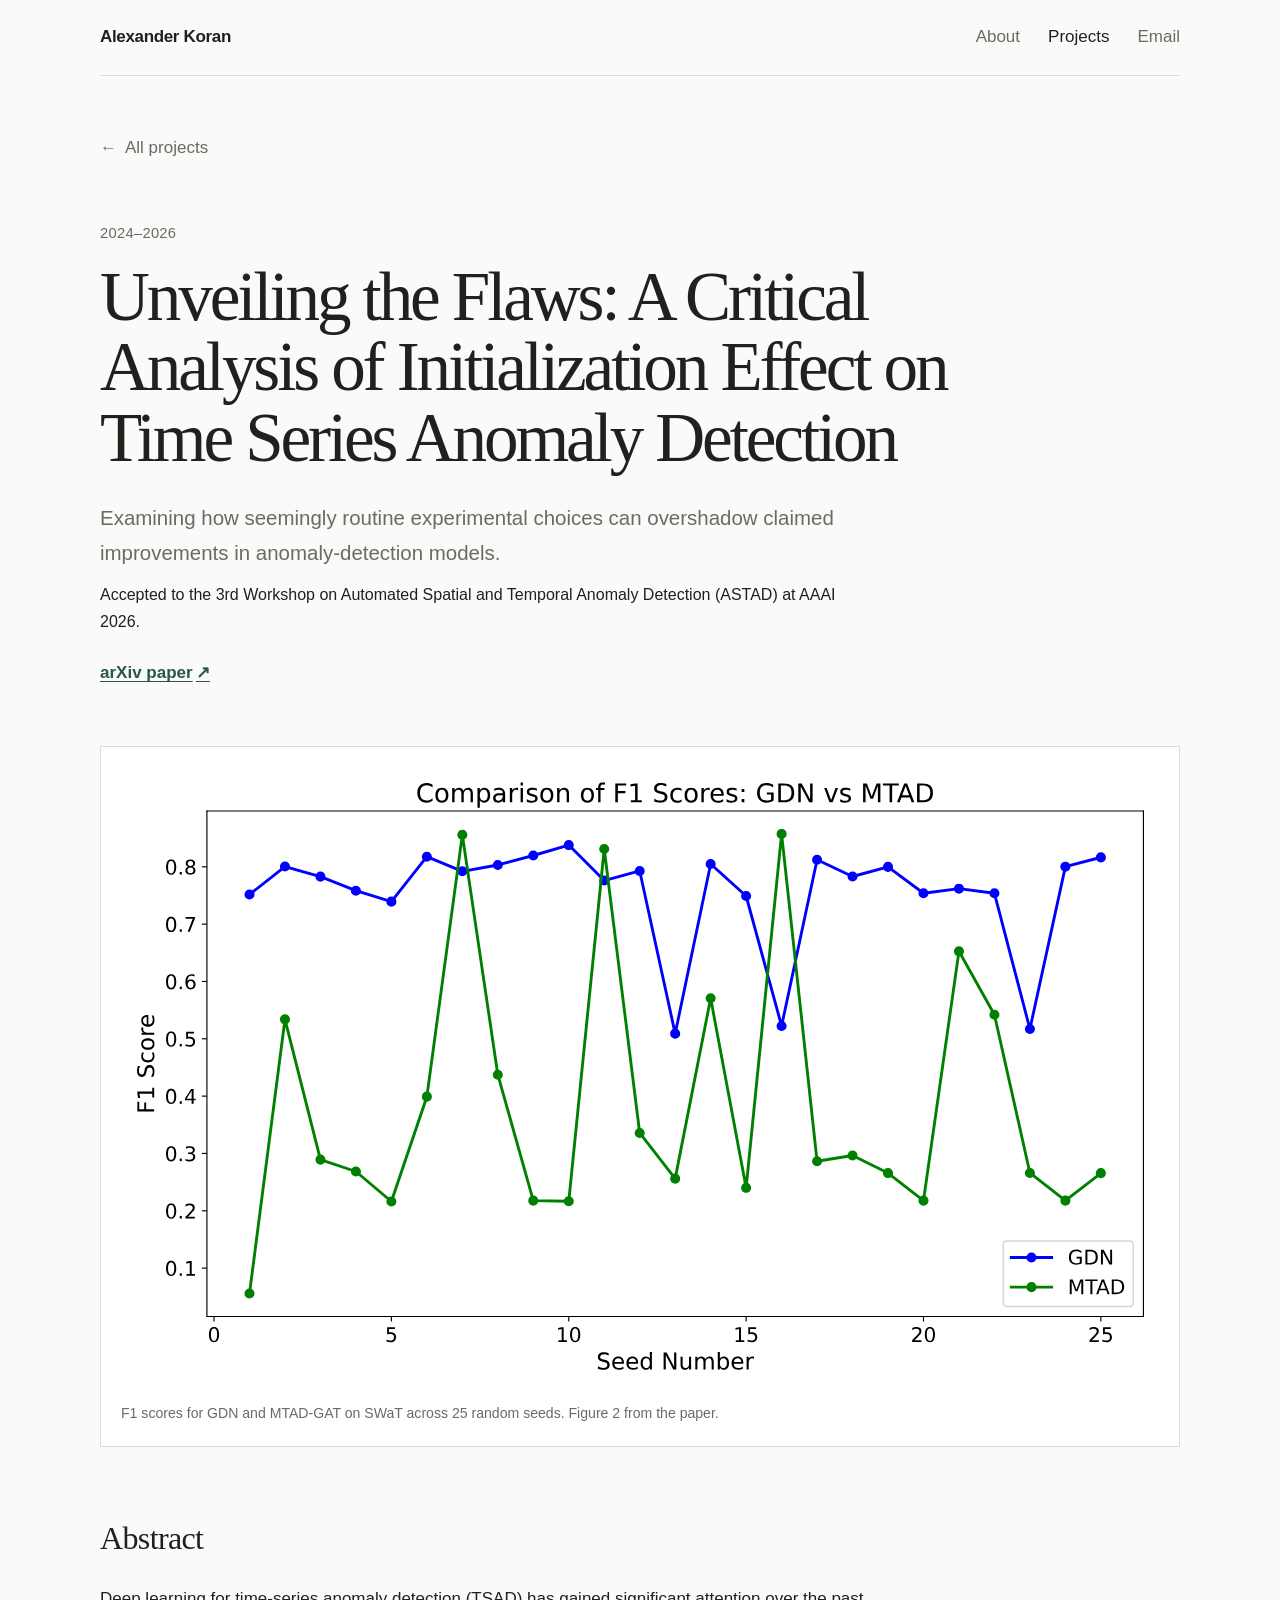
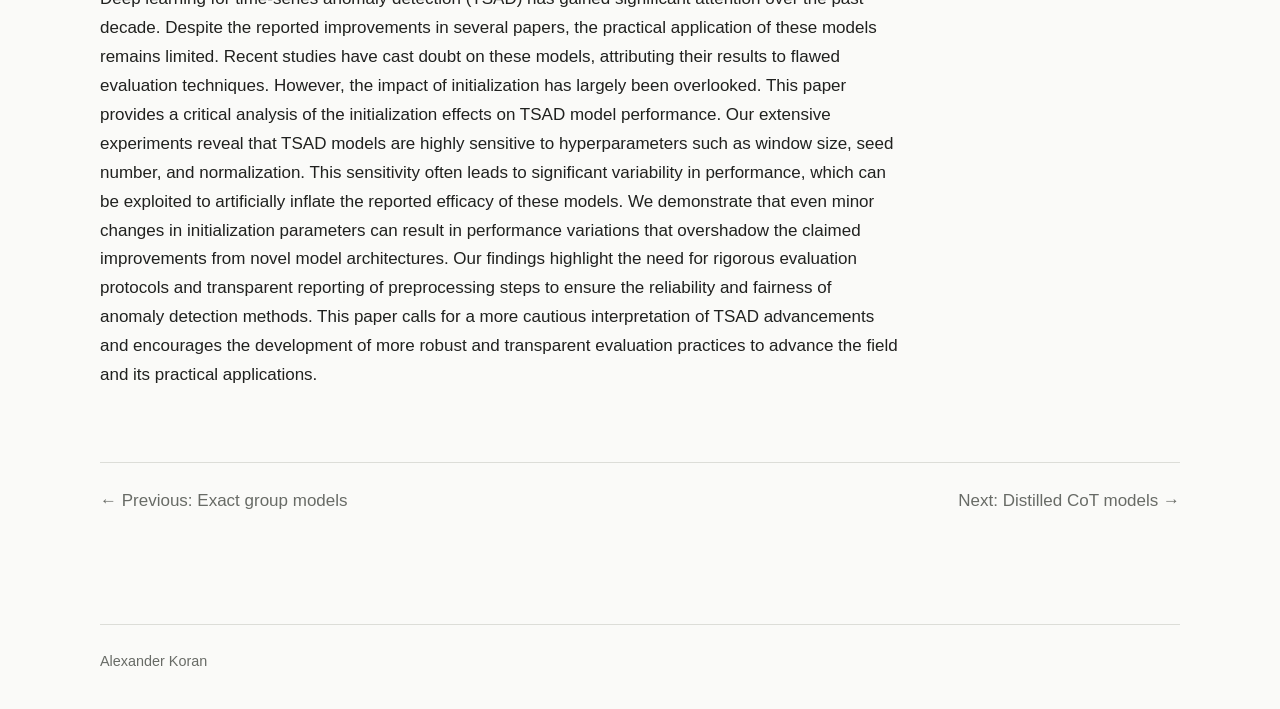
<file: projects/unveiling-the-flaws.html>
<!doctype html>
<html lang="en">
  <head>
    <meta charset="utf-8"><meta name="viewport" content="width=device-width, initial-scale=1"><meta name="description" content="Unveiling the Flaws, a critical analysis of initialization effects in time-series anomaly detection."><meta name="theme-color" content="#fafaf8">
    <title>Unveiling the Flaws — Alexander Koran</title><link rel="icon" href="../favicon.svg" type="image/svg+xml"><link rel="stylesheet" href="../styles.css?v=4"><script src="../script.js" defer></script>
  </head>
  <body>
    <a class="skip-link" href="#main">Skip to content</a>
    <header class="site-header shell"><a class="site-name" href="../index.html">Alexander Koran</a><nav aria-label="Primary navigation"><a href="../index.html">About</a><a href="../projects.html" aria-current="page">Projects</a><a href="mailto:alexanderskoran@gmail.com">Email</a></nav></header>
    <main id="main" class="shell project-page">
      <a class="back-link" href="../projects.html"><span aria-hidden="true">←</span> All projects</a>
      <header class="project-header"><p class="project-date">2024–2026</p><h1 class="long-title">Unveiling the Flaws: A Critical Analysis of Initialization Effect on Time Series Anomaly Detection</h1><p>Examining how seemingly routine experimental choices can overshadow claimed improvements in anomaly-detection models.</p><p class="project-venue">Accepted to the 3rd Workshop on Automated Spatial and Temporal Anomaly Detection (ASTAD) at AAAI 2026.</p><p class="project-links"><a href="https://arxiv.org/abs/2408.06620" rel="noreferrer">arXiv paper <span aria-hidden="true">↗</span></a></p></header>
      <figure class="project-hero-figure"><img src="../assets/unveiling-flaws-seed-figure.svg" alt="F1 scores for GDN and MTAD-GAT on the SWaT dataset across 25 random seeds"><figcaption>F1 scores for GDN and MTAD-GAT on SWaT across 25 random seeds. Figure 2 from the paper.</figcaption></figure>
      <div class="project-article-grid project-article-single"><article class="project-article"><h2>Abstract</h2><p>Deep learning for time-series anomaly detection (TSAD) has gained significant attention over the past decade. Despite the reported improvements in several papers, the practical application of these models remains limited. Recent studies have cast doubt on these models, attributing their results to flawed evaluation techniques. However, the impact of initialization has largely been overlooked. This paper provides a critical analysis of the initialization effects on TSAD model performance. Our extensive experiments reveal that TSAD models are highly sensitive to hyperparameters such as window size, seed number, and normalization. This sensitivity often leads to significant variability in performance, which can be exploited to artificially inflate the reported efficacy of these models. We demonstrate that even minor changes in initialization parameters can result in performance variations that overshadow the claimed improvements from novel model architectures. Our findings highlight the need for rigorous evaluation protocols and transparent reporting of preprocessing steps to ensure the reliability and fairness of anomaly detection methods. This paper calls for a more cautious interpretation of TSAD advancements and encourages the development of more robust and transparent evaluation practices to advance the field and its practical applications.</p></article></div>
      <nav class="project-pagination" aria-label="Project navigation"><a href="exact-group-models.html"><span aria-hidden="true">←</span> Previous: Exact group models</a><a href="distilled-cot-ood.html">Next: Distilled CoT models <span aria-hidden="true">→</span></a></nav>
    </main>
    <footer class="site-footer shell"><span>Alexander Koran</span></footer>
  </body>
</html>
</file>
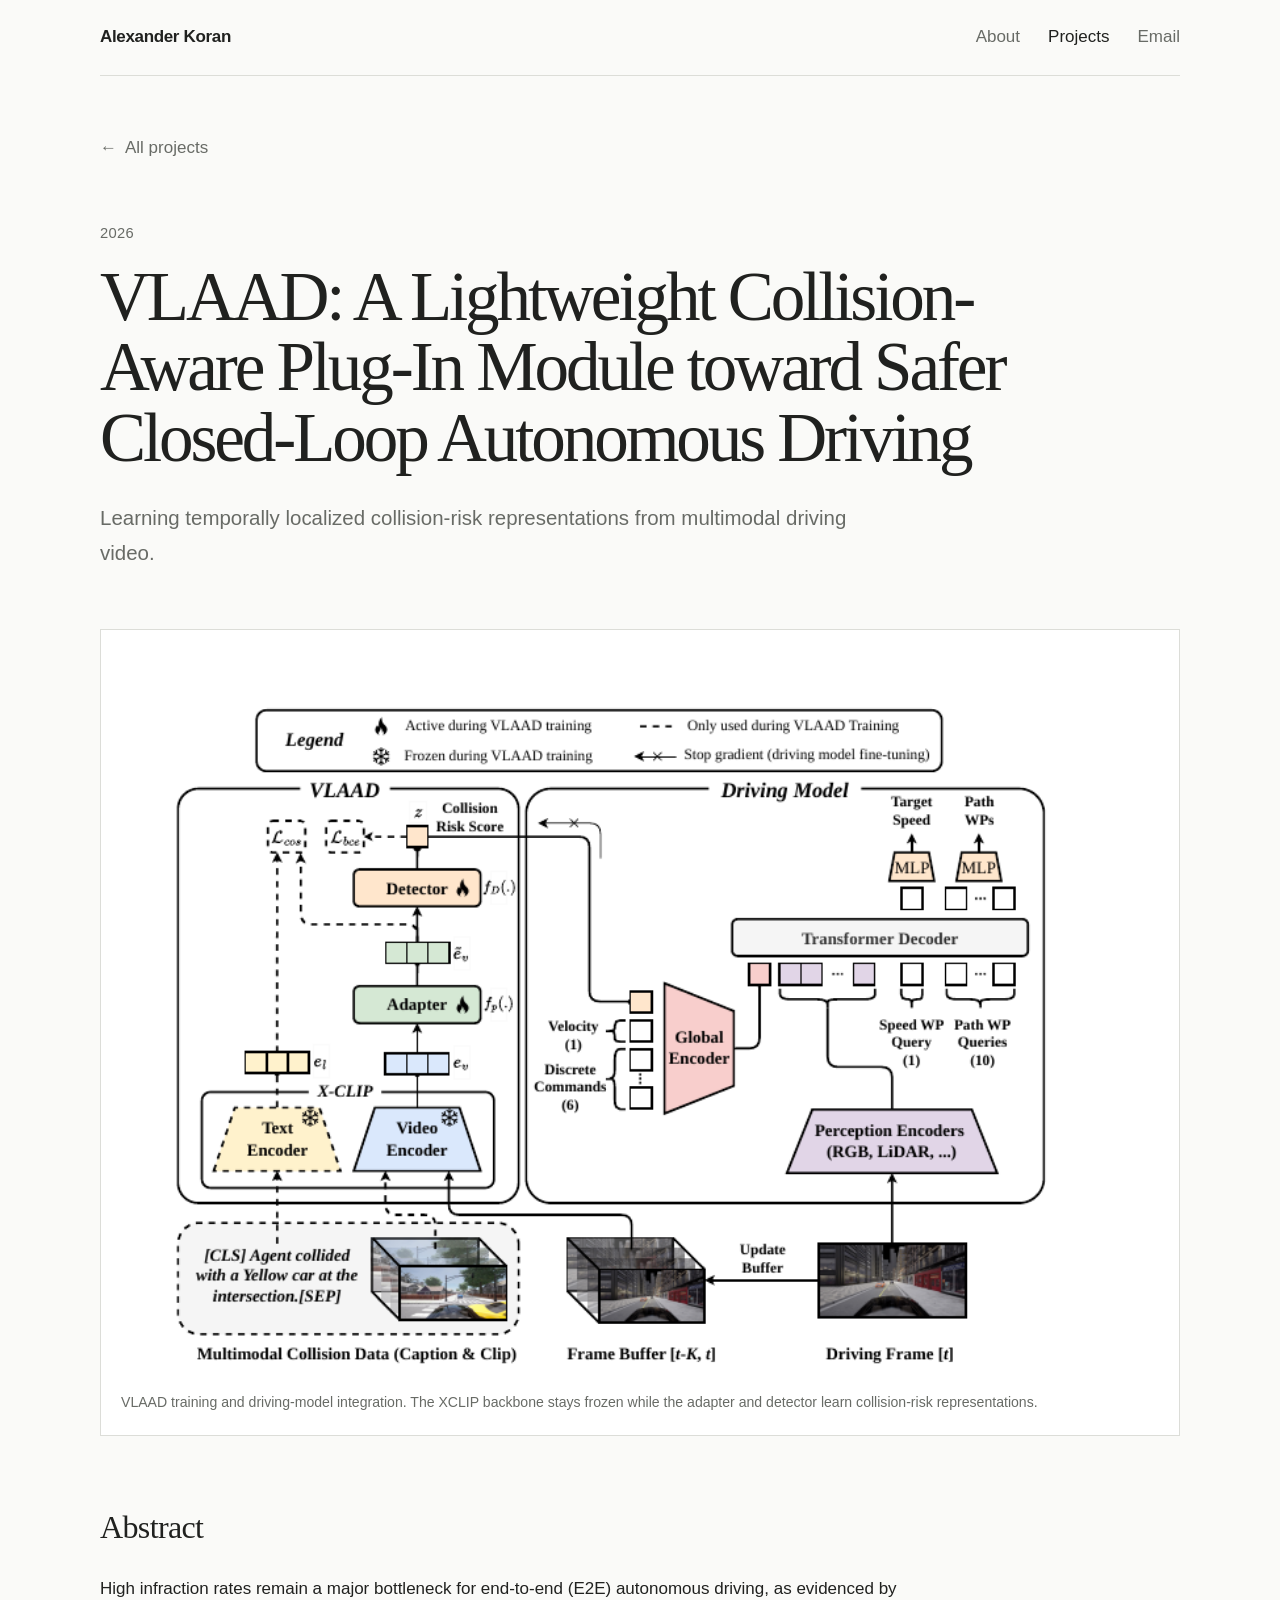
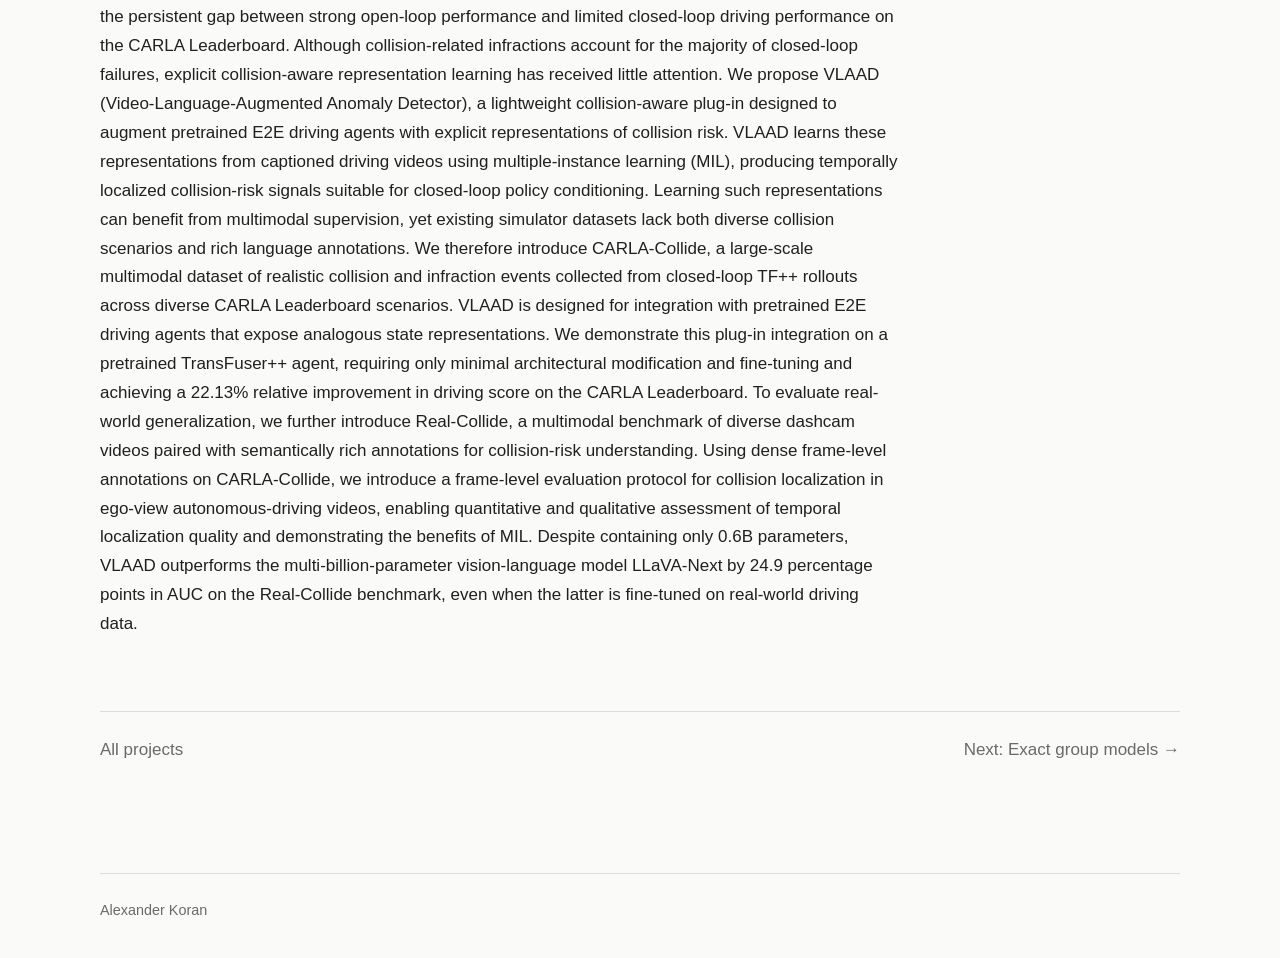
<file: projects/vlaad.html>
<!doctype html>
<html lang="en">
  <head>
    <meta charset="utf-8"><meta name="viewport" content="width=device-width, initial-scale=1"><meta name="description" content="VLAAD, a lightweight collision-aware plug-in for safer closed-loop autonomous driving."><meta name="theme-color" content="#fafaf8">
    <title>VLAAD — Alexander Koran</title><link rel="icon" href="../favicon.svg" type="image/svg+xml"><link rel="stylesheet" href="../styles.css?v=4"><script src="../script.js" defer></script>
  </head>
  <body>
    <a class="skip-link" href="#main">Skip to content</a>
    <header class="site-header shell"><a class="site-name" href="../index.html">Alexander Koran</a><nav aria-label="Primary navigation"><a href="../index.html">About</a><a href="../projects.html" aria-current="page">Projects</a><a href="mailto:alexanderskoran@gmail.com">Email</a></nav></header>
    <main id="main" class="shell project-page">
      <a class="back-link" href="../projects.html"><span aria-hidden="true">←</span> All projects</a>
      <header class="project-header"><p class="project-date">2026</p><h1 class="long-title">VLAAD: A Lightweight Collision-Aware Plug-In Module toward Safer Closed-Loop Autonomous Driving</h1><p>Learning temporally localized collision-risk representations from multimodal driving video.</p></header>
      <figure class="project-hero-figure"><img src="../assets/vlaad-architecture.png" alt="VLAAD training architecture and its integration with a frozen end-to-end driving model"><figcaption>VLAAD training and driving-model integration. The XCLIP backbone stays frozen while the adapter and detector learn collision-risk representations.</figcaption></figure>
      <div class="project-article-grid project-article-single"><article class="project-article"><h2>Abstract</h2><p>High infraction rates remain a major bottleneck for end-to-end (E2E) autonomous driving, as evidenced by the persistent gap between strong open-loop performance and limited closed-loop driving performance on the CARLA Leaderboard. Although collision-related infractions account for the majority of closed-loop failures, explicit collision-aware representation learning has received little attention. We propose VLAAD (Video-Language-Augmented Anomaly Detector), a lightweight collision-aware plug-in designed to augment pretrained E2E driving agents with explicit representations of collision risk. VLAAD learns these representations from captioned driving videos using multiple-instance learning (MIL), producing temporally localized collision-risk signals suitable for closed-loop policy conditioning. Learning such representations can benefit from multimodal supervision, yet existing simulator datasets lack both diverse collision scenarios and rich language annotations. We therefore introduce CARLA-Collide, a large-scale multimodal dataset of realistic collision and infraction events collected from closed-loop TF++ rollouts across diverse CARLA Leaderboard scenarios. VLAAD is designed for integration with pretrained E2E driving agents that expose analogous state representations. We demonstrate this plug-in integration on a pretrained TransFuser++ agent, requiring only minimal architectural modification and fine-tuning and achieving a 22.13% relative improvement in driving score on the CARLA Leaderboard. To evaluate real-world generalization, we further introduce Real-Collide, a multimodal benchmark of diverse dashcam videos paired with semantically rich annotations for collision-risk understanding. Using dense frame-level annotations on CARLA-Collide, we introduce a frame-level evaluation protocol for collision localization in ego-view autonomous-driving videos, enabling quantitative and qualitative assessment of temporal localization quality and demonstrating the benefits of MIL. Despite containing only 0.6B parameters, VLAAD outperforms the multi-billion-parameter vision-language model LLaVA-Next by 24.9 percentage points in AUC on the Real-Collide benchmark, even when the latter is fine-tuned on real-world driving data.</p></article></div>
      <nav class="project-pagination" aria-label="Project navigation"><a href="../projects.html">All projects</a><a href="exact-group-models.html">Next: Exact group models <span aria-hidden="true">→</span></a></nav>
    </main>
    <footer class="site-footer shell"><span>Alexander Koran</span></footer>
  </body>
</html>
</file>
<file: styles.css>
:root {
  color-scheme: light;
  --paper: #fafaf8;
  --surface: #ffffff;
  --ink: #20211f;
  --muted: #686b66;
  --line: #dcddd8;
  --accent: #28564f;
}

* { box-sizing: border-box; }

html { scroll-behavior: smooth; }

body {
  margin: 0;
  background: var(--paper);
  color: var(--ink);
  font-family: Inter, ui-sans-serif, -apple-system, BlinkMacSystemFont, "Segoe UI", sans-serif;
  font-size: 17px;
  line-height: 1.7;
  -webkit-font-smoothing: antialiased;
}

img { display: block; max-width: 100%; }

a {
  color: inherit;
  text-underline-offset: 0.2em;
  text-decoration-thickness: 1px;
}

a:hover { color: var(--accent); }

a:focus-visible {
  outline: 2px solid var(--accent);
  outline-offset: 4px;
  border-radius: 2px;
}

.shell {
  width: min(1080px, calc(100% - 48px));
  margin-inline: auto;
}

.skip-link {
  position: fixed;
  top: 12px;
  left: 12px;
  z-index: 20;
  transform: translateY(-160%);
  padding: 8px 12px;
  background: var(--ink);
  color: white;
}

.skip-link:focus { transform: none; }

.site-header {
  min-height: 76px;
  display: flex;
  align-items: center;
  justify-content: space-between;
  border-bottom: 1px solid var(--line);
}

.site-name {
  font-weight: 650;
  letter-spacing: -0.02em;
  text-decoration: none;
}

.site-header nav {
  display: flex;
  gap: 28px;
}

.site-header nav a {
  color: var(--muted);
  text-decoration: none;
}

.site-header nav a:hover,
.site-header nav a[aria-current="page"] { color: var(--ink); }

.intro {
  padding-block: 86px 80px;
  border-bottom: 1px solid var(--line);
}

.intro-copy { max-width: 900px; }

.intro-statement {
  max-width: 880px;
  margin: 0;
  font-family: "Iowan Old Style", "Palatino Linotype", Palatino, Georgia, serif;
  font-size: clamp(2.65rem, 5.8vw, 4.65rem);
  font-weight: 500;
  letter-spacing: -0.045em;
  line-height: 1.04;
}

.intro-copy > p {
  max-width: 760px;
  margin: 30px 0 0;
  color: var(--muted);
  font-size: 1.15rem;
}

.intro-copy .availability {
  margin-top: 18px;
  color: var(--ink);
  font-size: 1rem;
}

.text-links {
  display: flex;
  flex-wrap: wrap;
  gap: 22px;
  margin-top: 34px;
}

.text-links a,
.detail-link,
.project-links a {
  color: var(--accent);
  font-weight: 600;
}

.selected-work { padding-block: 58px 22px; }

.section-title-row {
  display: flex;
  align-items: baseline;
  justify-content: space-between;
  gap: 24px;
}

.section-title-row h2 {
  margin: 0;
  font-family: "Iowan Old Style", "Palatino Linotype", Palatino, Georgia, serif;
  font-size: 2.15rem;
  font-weight: 500;
  letter-spacing: -0.025em;
}

.section-title-row > a { color: var(--muted); }

.project-list { margin-top: 30px; }

.project-row {
  display: grid;
  grid-template-columns: minmax(340px, 1fr) minmax(300px, 1fr);
  gap: clamp(32px, 5vw, 56px);
  align-items: center;
  padding-block: 44px;
  border-top: 1px solid var(--line);
}

.project-row:last-child { border-bottom: 1px solid var(--line); }

.project-figure {
  display: block;
  overflow: hidden;
  border: 1px solid var(--line);
  background: var(--surface);
  text-decoration: none;
}

.project-figure img {
  width: 100%;
  aspect-ratio: 3 / 2;
  object-fit: contain;
}

.project-copy h2,
.project-copy h3 {
  margin: 0;
  font-family: "Iowan Old Style", "Palatino Linotype", Palatino, Georgia, serif;
  font-size: clamp(1.75rem, 3vw, 2.45rem);
  font-weight: 500;
  letter-spacing: -0.025em;
  line-height: 1.12;
}

.project-copy h2 a,
.project-copy h3 a { text-decoration: none; }

.project-copy p {
  margin: 18px 0 20px;
  color: var(--muted);
}

.projects-page { padding-block: 64px 36px; }

.page-intro { max-width: 800px; }

.page-intro h1 {
  margin: 0;
  font-family: "Iowan Old Style", "Palatino Linotype", Palatino, Georgia, serif;
  font-size: clamp(3rem, 7vw, 5.25rem);
  font-weight: 500;
  letter-spacing: -0.045em;
  line-height: 1;
}

.page-intro p {
  margin: 24px 0 0;
  color: var(--muted);
  font-size: 1.15rem;
}

.project-index-list { margin-top: 58px; }

.project-page { padding-block: 58px 36px; }

.back-link {
  display: inline-flex;
  gap: 8px;
  margin-bottom: 58px;
  color: var(--muted);
  text-decoration: none;
}

.project-header { max-width: 930px; }

.project-header h1 {
  margin: 0;
  font-family: "Iowan Old Style", "Palatino Linotype", Palatino, Georgia, serif;
  font-size: clamp(2.55rem, 6vw, 4.85rem);
  font-weight: 500;
  letter-spacing: -0.045em;
  line-height: 1.02;
}

.project-header .long-title { font-size: clamp(2.35rem, 5.4vw, 4.4rem); }

.project-header > p:not(.project-links) {
  max-width: 760px;
  margin: 28px 0 0;
  color: var(--muted);
  font-size: clamp(1.05rem, 2vw, 1.28rem);
}

.project-header > p.project-date {
  margin: 0 0 16px;
  font-size: 0.92rem;
  letter-spacing: 0.02em;
}

.project-header > p.project-venue {
  margin-top: 10px;
  color: var(--ink);
  font-size: 1rem;
}

.project-links { margin-top: 24px; }
.project-links a {
  display: inline-flex;
  align-items: baseline;
  gap: 0.2em;
  white-space: nowrap;
}
.project-links > span { margin-inline: 8px; color: var(--line); }

.project-hero-figure {
  margin: 58px 0 0;
  padding: clamp(10px, 2vw, 20px);
  border: 1px solid var(--line);
  background: var(--surface);
}

.project-hero-link { display: block; text-decoration: none; }

.project-hero-figure img {
  width: 100%;
  height: auto;
  max-height: none;
  object-fit: contain;
}

.project-hero-figure.poster-figure img {
  max-height: none;
  aspect-ratio: 3 / 2;
}

.project-hero-figure figcaption {
  margin-top: 12px;
  color: var(--muted);
  font-size: 0.88rem;
}

.project-article-grid { margin-top: 64px; }
.project-article { max-width: 800px; }

.project-article h2 {
  margin: 0 0 20px;
  font-family: "Iowan Old Style", "Palatino Linotype", Palatino, Georgia, serif;
  font-size: 2rem;
  font-weight: 500;
  letter-spacing: -0.02em;
}

.project-article p { margin: 0; }

.project-pagination {
  display: flex;
  justify-content: space-between;
  gap: 24px;
  margin-top: 72px;
  padding-top: 24px;
  border-top: 1px solid var(--line);
}

.project-pagination a { color: var(--muted); text-decoration: none; }

.site-footer {
  display: flex;
  justify-content: space-between;
  margin-top: 72px;
  padding-block: 24px 36px;
  border-top: 1px solid var(--line);
  color: var(--muted);
  font-size: 0.9rem;
}

@media (max-width: 760px) {
  .shell { width: min(100% - 28px, 1080px); }
  .site-header { min-height: 66px; }
  .site-header nav { gap: 16px; font-size: 0.9rem; }
  .intro { padding-block: 54px 52px; }
  .intro-statement { font-size: clamp(2.4rem, 11vw, 3.7rem); }
  .project-row { grid-template-columns: minmax(0, 1fr); gap: 24px; padding-block: 34px; }
  .projects-page { padding-top: 42px; }
  .project-page { padding-top: 38px; }
  .back-link { margin-bottom: 38px; }
  .project-header h1,
  .project-header .long-title { font-size: clamp(2.25rem, 11vw, 3.35rem); }
  .project-hero-figure { margin-top: 42px; }
  .project-pagination { flex-direction: column; }
}

@media (prefers-reduced-motion: reduce) {
  html { scroll-behavior: auto; }
}
</file>
